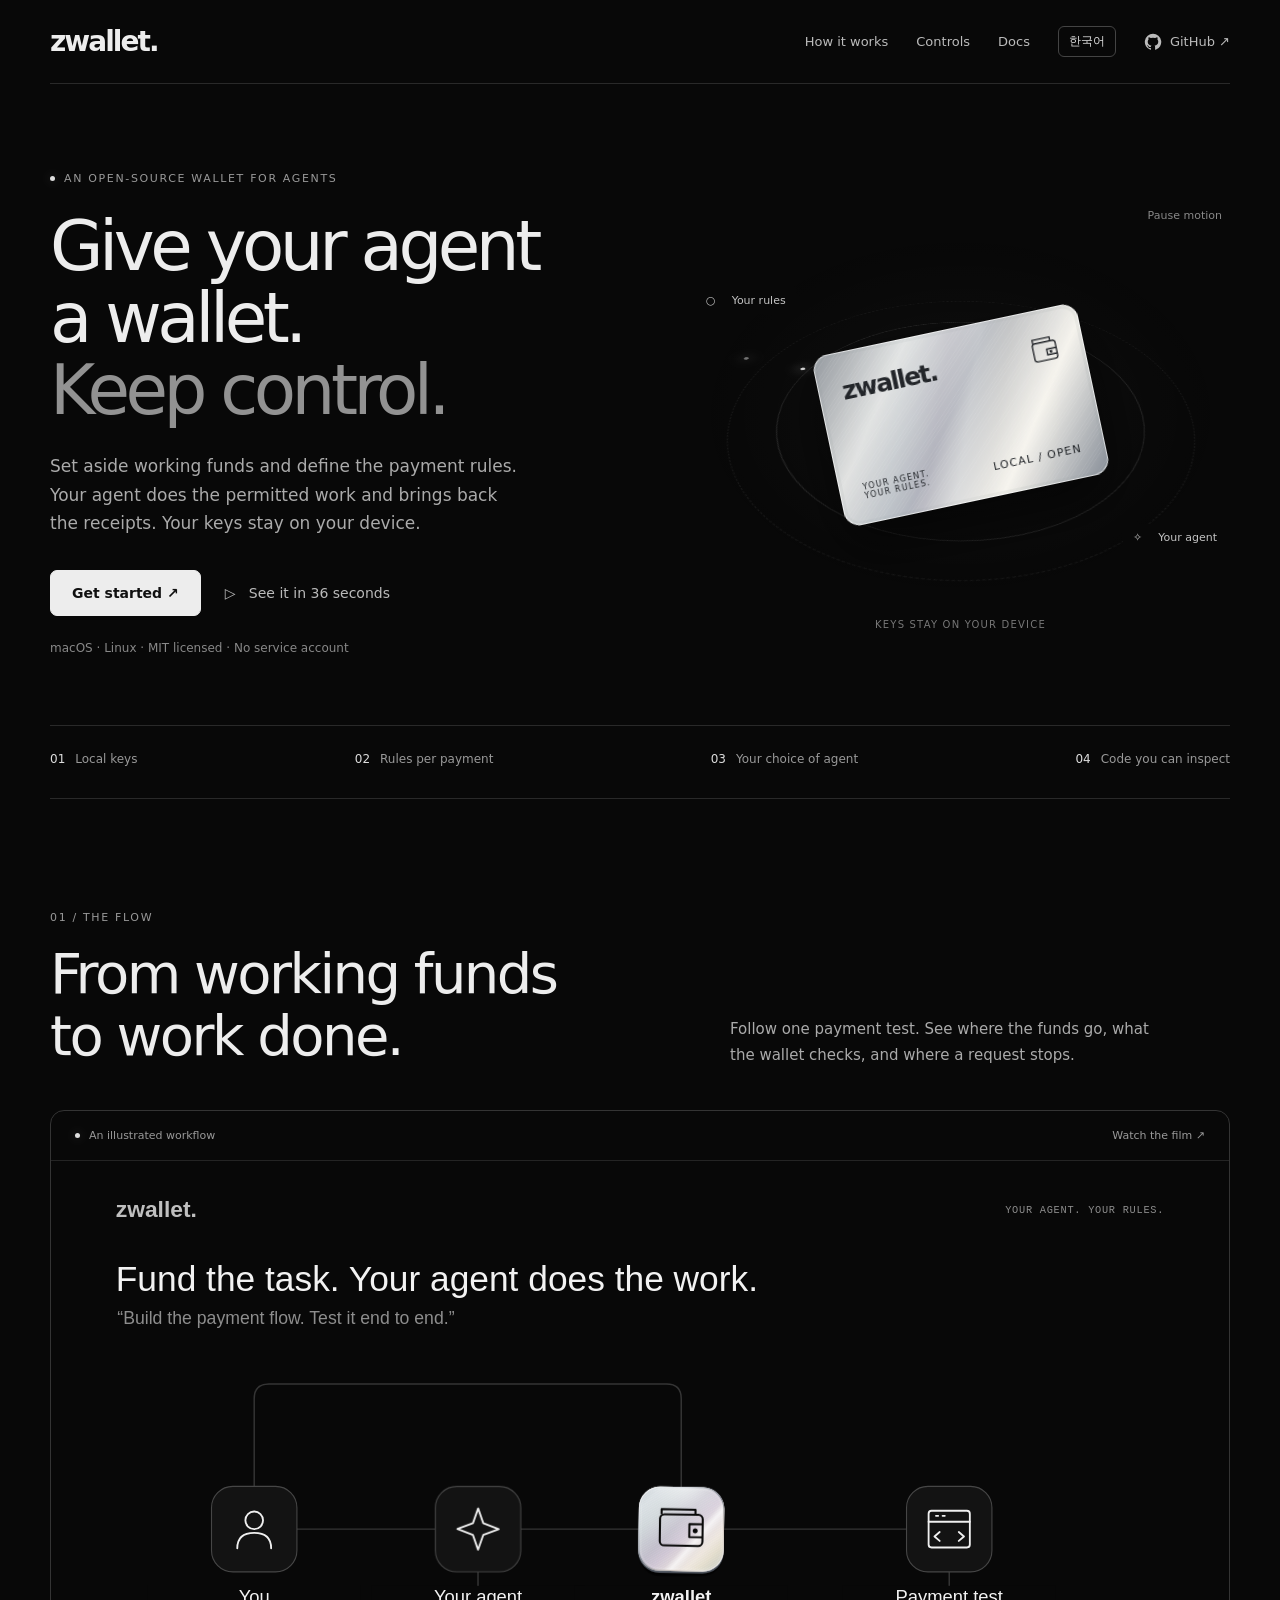
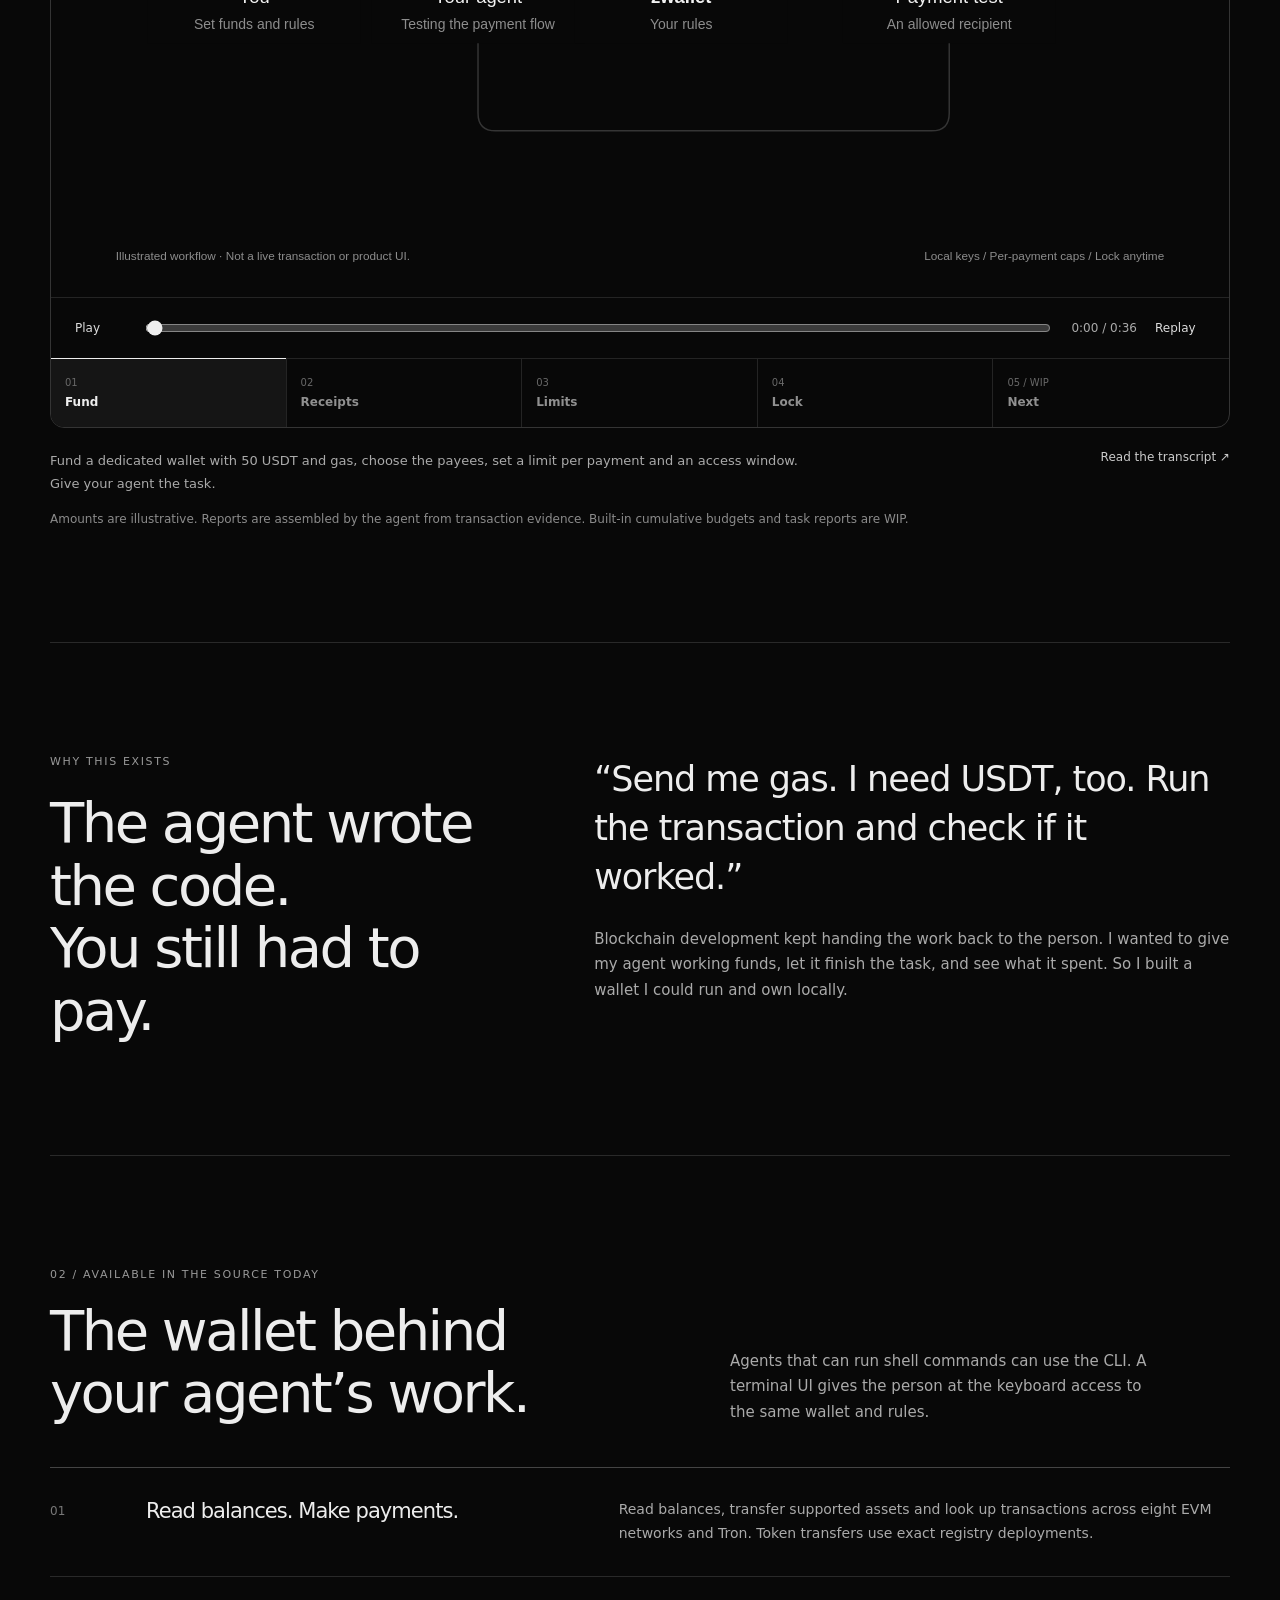
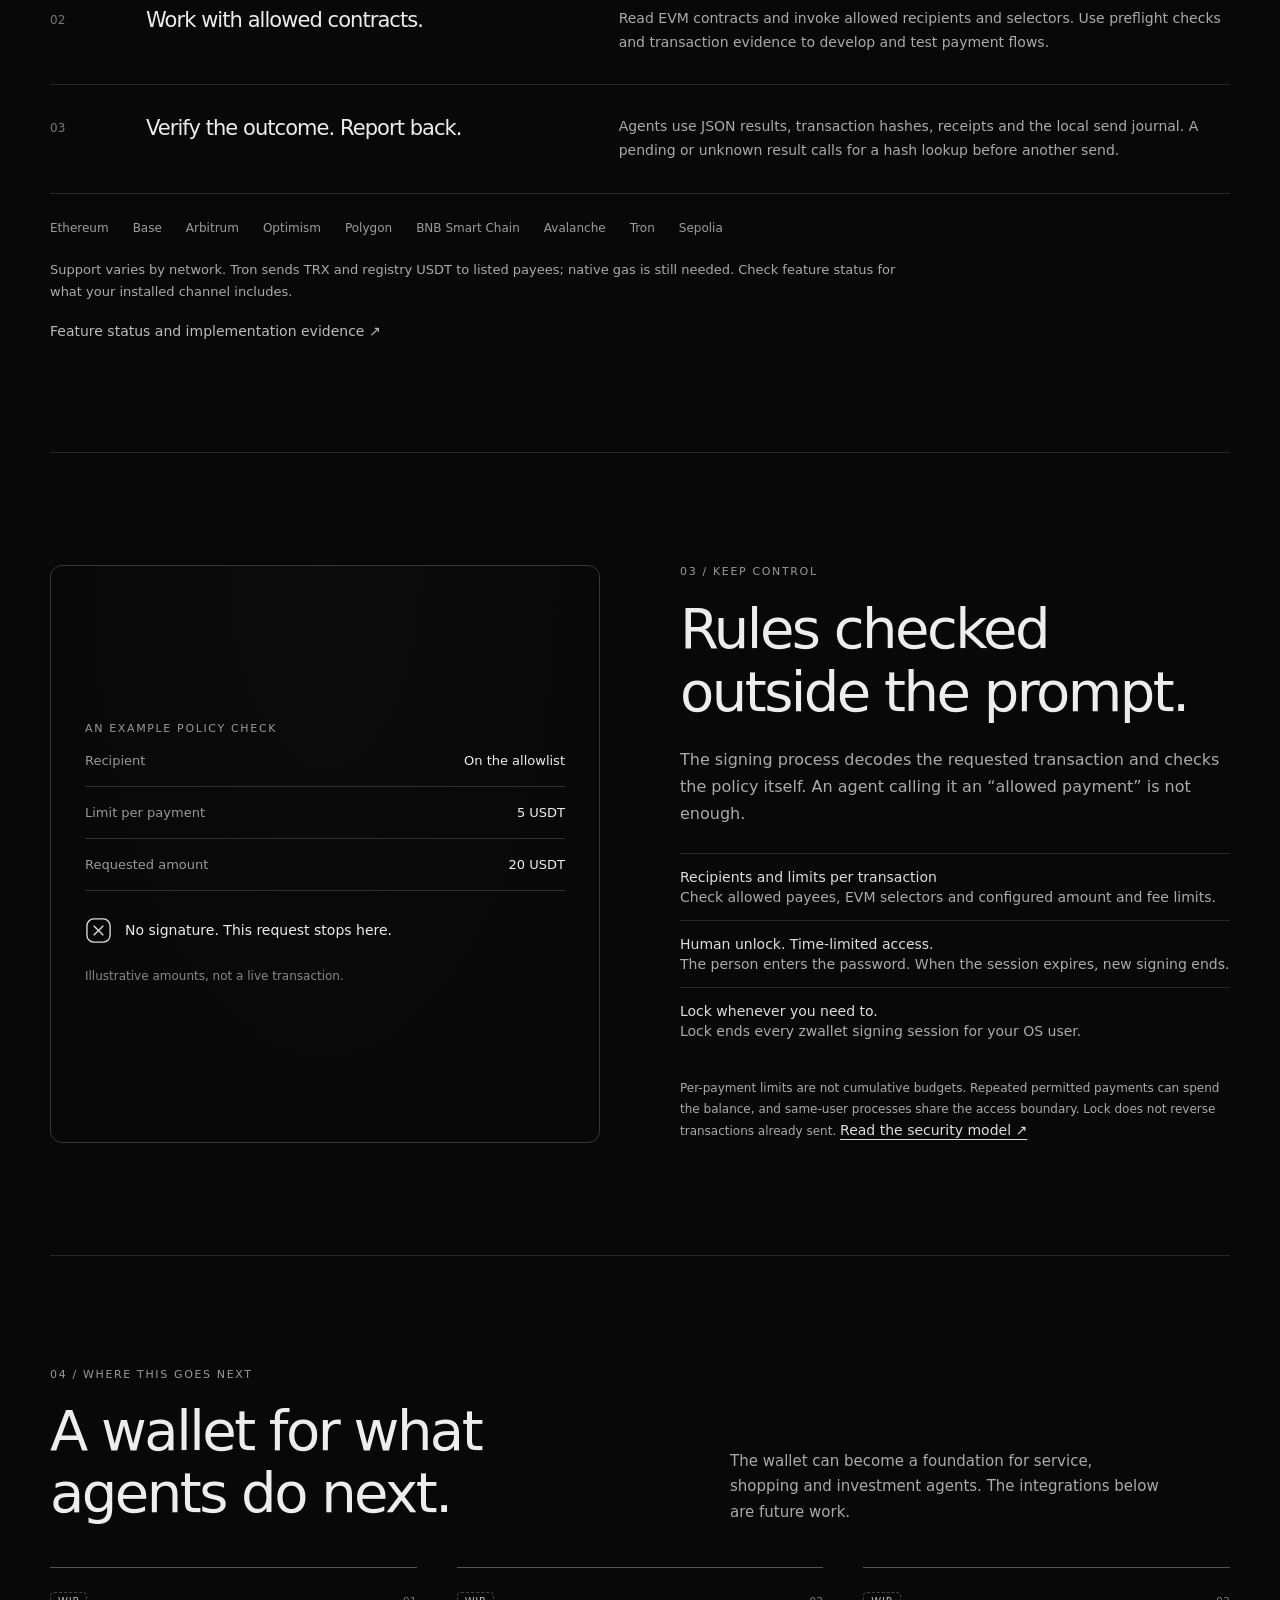
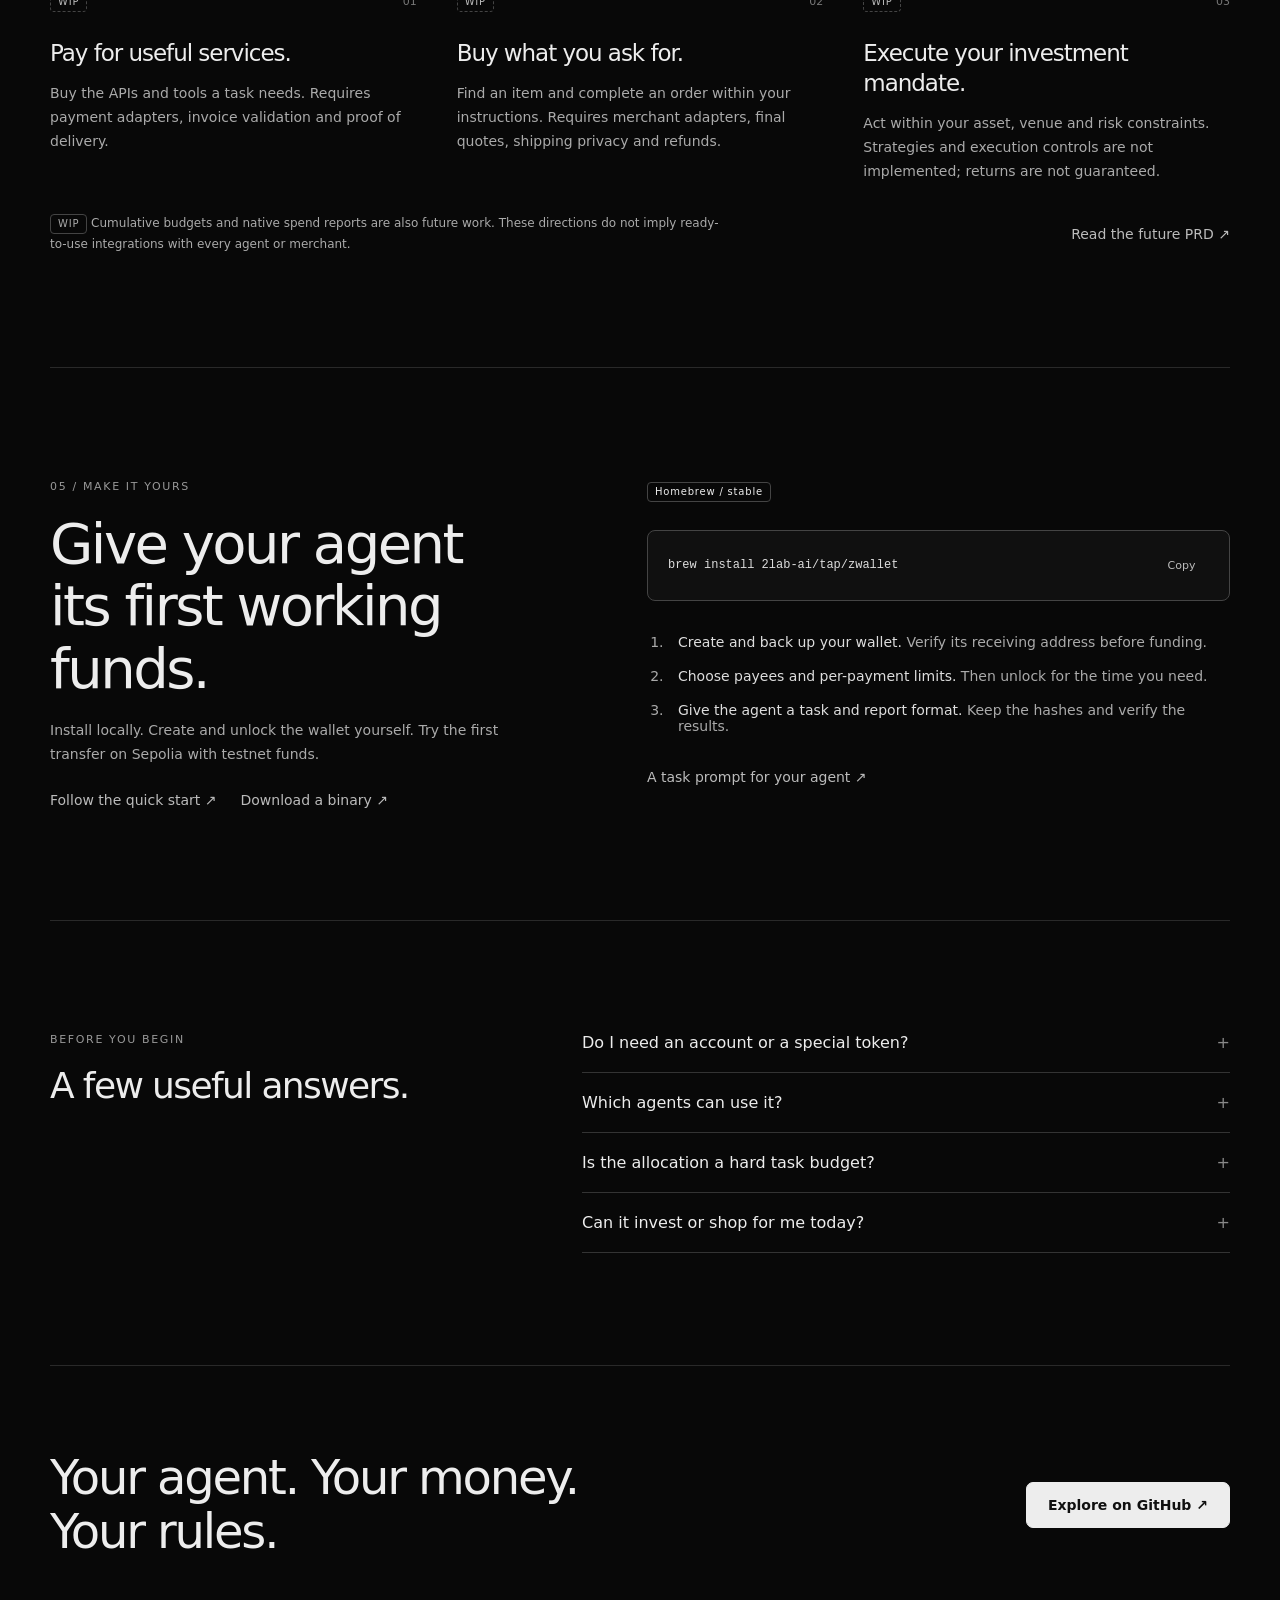
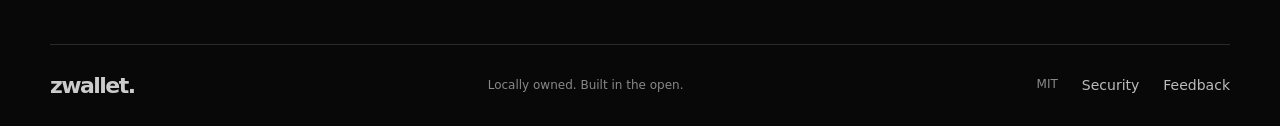
<file: docs/index.html>
<!doctype html>
<html lang="en">
  <head>
    <meta charset="utf-8" />
    <meta name="viewport" content="width=device-width,initial-scale=1" />
    <meta name="color-scheme" content="dark" />
    <title>zwallet — Your agent. Your money. Your rules.</title>
    <meta
      name="description"
      content="Give your AI agent working funds without handing over your keys. A local, open-source wallet with payment rules you control."
    />
    <meta
      property="og:title"
      content="zwallet — Your agent. Your money. Your rules."
    />
    <meta
      property="og:description"
      content="A local, open-source wallet for agents. Fund the task, set payment rules, and get back the result."
    />
    <meta property="og:type" content="website" />
    <meta property="og:url" content="https://2lab-ai.github.io/zwallet/" />
    <meta
      property="og:image"
      content="https://2lab-ai.github.io/zwallet/assets/agent-story-poster.png"
    />
    <meta name="twitter:card" content="summary_large_image" />
    <link rel="canonical" href="https://2lab-ai.github.io/zwallet/" />
    <link rel="icon" href="assets/favicon.svg" type="image/svg+xml" />
    <link rel="stylesheet" href="assets/site.css?v=landing-20261102b" />
    <script src="assets/site.js?v=landing-20261102b" defer></script>
  </head>
  <body>
    <a data-ko="본문으로 이동" class="skip" href="#main">Skip to content</a>
    <div class="wrap">
      <header class="topbar">
        <a class="wordmark" href="./" aria-label="zwallet home">zwallet.</a>
        <nav aria-label="Main navigation">
          <a class="nav-section" href="#how-it-works"
            ><span data-ko="작동 방식">How it works</span></a
          ><a class="nav-section" href="#controls"
            ><span data-ko="안전장치">Controls</span></a
          ><a
            class="nav-section"
            href="https://github.com/2lab-ai/zwallet#quick-start"
            ><span data-ko="문서">Docs</span></a
          ><a
            id="language"
            class="lang"
            href="?lang=ko"
            lang="ko"
            aria-label="한국어로 보기"
            >한국어</a
          ><a
            class="github-link"
            href="https://github.com/2lab-ai/zwallet"
            aria-label="zwallet on GitHub"
            ><svg viewBox="0 0 24 24" aria-hidden="true">
              <path
                d="M12 1a11 11 0 0 0-3.5 21.4c.5.1.7-.2.7-.5v-2c-3 .6-3.6-1.3-3.6-1.3-.5-1.2-1.2-1.6-1.2-1.6-1-.6.1-.6.1-.6 1.1.1 1.7 1.1 1.7 1.1 1.2 2 3 .8 3 .8.1-.7.4-1.2.7-1.5-2.4-.3-4.9-1.2-4.9-5.4 0-1.2.4-2.2 1.1-2.9-.1-.3-.5-1.4.1-2.9 0 0 .9-.3 3 1.1a11 11 0 0 1 5.6 0c2.1-1.4 3-1.1 3-1.1.6 1.5.2 2.6.1 2.9.7.8 1.1 1.7 1.1 2.9 0 4.2-2.5 5.1-4.9 5.4.4.3.7 1 .7 2v3.1c0 .3.2.6.8.5A11 11 0 0 0 12 1Z"
              /></svg
            ><span>GitHub ↗</span></a
          >
        </nav>
      </header>
      <main id="main">
        <section class="hero" aria-labelledby="hero-title">
          <div>
            <div class="eyebrow">
              <i class="dot" aria-hidden="true"></i
              ><span data-ko="에이전트를 위한 오픈소스 지갑"
                >An open-source wallet for agents</span
              >
            </div>
            <h1 id="hero-title">
              <span data-ko="일은 에이전트에게." style="color: inherit"
                >Give your agent<br />a wallet.</span
              ><span data-ko="통제는 나에게.">Keep control.</span>
            </h1>
            <p
              data-ko="작업비와 결제 규칙을 정해 주세요. 에이전트가 허용된 작업을 실행하고, 결과와 사용 내역을 가져옵니다. 키는 내 기기에 남습니다."
              class="intro"
            >
              Set aside working funds and define the payment rules. Your agent
              does the permitted work and brings back the receipts. Your keys
              stay on your device.
            </p>
            <div class="actions">
              <a class="button" href="#get-started"
                ><span data-ko="시작하기 ↗">Get started ↗</span></a
              ><a class="textlink" href="#how-it-works"
                ><span data-ko="▷ 36초로 이해하기"
                  >▷ &nbsp; See it in 36 seconds</span
                ></a
              >
            </div>
            <p
              data-ko="macOS · Linux · MIT 라이선스 · 서비스 가입 없이"
              class="micro"
            >
              macOS · Linux · MIT licensed · No service account
            </p>
          </div>
          <div
            class="hero-art"
            aria-label="Illustration of a silver zwallet card"
          >
            <div class="orbit" aria-hidden="true"></div>
            <div class="orbit second" aria-hidden="true"></div>
            <div class="metal-card" aria-hidden="true">
              <div class="card-top">
                <span class="card-brand">zwallet.</span
                ><svg class="card-icon" viewBox="0 0 32 32">
                  <rect x="4" y="9" width="24" height="19" rx="3" />
                  <path d="M5 9V5h18v4m5 8H18v6h10" />
                  <circle cx="22" cy="20" r=".8" />
                </svg>
              </div>
              <div class="card-bottom">
                <span>YOUR AGENT.<br />YOUR RULES.</span><b>LOCAL / OPEN</b>
              </div>
            </div>
            <span class="orbit-label label-you"
              >○ &nbsp; <span data-ko="내가 정한 규칙">Your rules</span></span
            ><span class="orbit-label label-agent"
              >✧ &nbsp; <span data-ko="내 에이전트">Your agent</span></span
            ><span data-ko="키는 내 기기에" class="art-caption"
              >Keys stay on your device</span
            ><button
              data-ko="모션 정지"
              class="art-pause"
              id="motion-toggle"
              aria-pressed="false"
            >
              Pause motion
            </button>
          </div>
        </section>
        <div class="principles">
          <span><b>01</b><span data-ko="내 기기의 키">Local keys</span></span
          ><span
            ><b>02</b
            ><span data-ko="거래별 결제 규칙">Rules per payment</span></span
          ><span
            ><b>03</b
            ><span data-ko="내가 선택한 에이전트"
              >Your choice of agent</span
            ></span
          ><span
            ><b>04</b
            ><span data-ko="읽고, 바꿀 수 있는 코드"
              >Code you can inspect</span
            ></span
          >
        </div>
        <section
          class="section"
          id="how-it-works"
          aria-labelledby="story-title"
        >
          <div class="section-intro">
            <div>
              <div data-ko="01 / 작동 방식" class="eyebrow">01 / The flow</div>
              <h2 data-ko="맡긴 작업이, 결과로 돌아오도록." id="story-title">
                From working funds<br />to work done.
              </h2>
            </div>
            <p
              data-ko="결제 테스트를 맡기는 상황입니다. 자금이 어디로 가고, 무엇을 검사하며, 어디서 멈추는지 직접 따라가 보세요."
            >
              Follow one payment test. See where the funds go, what the wallet
              checks, and where a request stops.
            </p>
          </div>
          <div class="story">
            <div class="story-top">
              <span
                ><i class="dot" aria-hidden="true"></i
                ><span data-ko="작동 원리 예시"
                  >An illustrated workflow</span
                ></span
              ><a class="film-link" href="film.html"
                ><span data-ko="영상으로 보기 ↗">Watch the film ↗</span></a
              >
            </div>
            <iframe
              id="story-frame"
              data-src="animation.html?embed"
              title="Animated explanation of zwallet"
              loading="lazy"
              sandbox="allow-scripts allow-same-origin"
            ></iframe>
            <div class="story-controls">
              <button data-ko="재생" id="play">Play</button
              ><label data-ko="재생 위치" class="sr-only" for="seek"
                >Playback position</label
              ><input
                id="seek"
                type="range"
                min="0"
                max="36"
                step=".1"
                value="0"
              /><span class="time" id="story-time">0:00 / 0:36</span
              ><button data-ko="처음부터" id="replay">Replay</button>
            </div>
            <div class="chapters" role="group" aria-label="Choose a chapter">
              <button data-time="0" aria-pressed="true">
                <span>01</span><b data-ko="작업비">Fund</b></button
              ><button data-time="11.7" aria-pressed="false">
                <span>02</span><b data-ko="결과·내역">Receipts</b></button
              ><button data-time="16.8" aria-pressed="false">
                <span>03</span><b data-ko="한도">Limits</b></button
              ><button data-time="22.2" aria-pressed="false">
                <span>04</span><b data-ko="잠금">Lock</b></button
              ><button data-time="26" aria-pressed="false">
                <span>05 / WIP</span><b data-ko="앞으로">Next</b>
              </button>
            </div>
          </div>
          <div class="scene-description">
            <p
              data-ko="전용 지갑에 50 USDT와 가스비를 넣고, 수취인·거래별 한도·접근 시간을 정합니다. 에이전트에게는 작업을 맡깁니다."
              id="scene-copy"
              aria-live="polite"
            >
              Fund a dedicated wallet with 50 USDT and gas, choose the payees,
              set a limit per payment and an access window. Give your agent the
              task.
            </p>
            <a
              class="textlink"
              href="https://github.com/2lab-ai/zwallet/tree/main/examples/agent-story#story-and-transcript"
              ><span data-ko="전체 설명 읽기 ↗"
                >Read the transcript ↗</span
              ></a
            >
          </div>
          <p
            data-ko="금액은 이해를 돕는 예시입니다. 내역 보고는 에이전트가 거래 증빙으로 작성합니다. 지갑 자체의 누적 예산·보고 기능은 WIP입니다."
            class="story-note"
          >
            Amounts are illustrative. Reports are assembled by the agent from
            transaction evidence. Built-in cumulative budgets and task reports
            are WIP.
          </p>
          <noscript
            ><style>
              .story {
                display: none;
              }
            </style>
            <p>
              JavaScript enables playback controls.
              <a href="film.html">Watch the film</a> or read the linked
              transcript.
            </p></noscript
          >
        </section>
        <section class="section origin" aria-labelledby="origin-title">
          <div>
            <div data-ko="왜 만들었나요" class="eyebrow">Why this exists</div>
            <h2
              data-ko="코드는 AI가 짰는데, 송금은 또 내 일."
              id="origin-title"
            >
              The agent wrote the code.<br />You still had to pay.
            </h2>
          </div>
          <div>
            <blockquote
              data-ko="“가스비 보내 주세요. USDT도 필요해요. 거래를 실행하고 작동하는지 확인해 주세요.”"
            >
              “Send me gas. I need USDT, too. Run the transaction and check if
              it worked.”
            </blockquote>
            <p
              data-ko="코딩 에이전트에게 블록체인 개발을 맡길 때마다 작업이 사람에게 돌아왔습니다. 필요한 자금을 맡기면 에이전트가 일을 끝내고, 나는 무엇을 썼는지 확인하고 싶었습니다. 그래서 로컬에서 직접 소유하고 쓸 수 있는 지갑을 만들었습니다."
            >
              Blockchain development kept handing the work back to the person. I
              wanted to give my agent working funds, let it finish the task, and
              see what it spent. So I built a wallet I could run and own
              locally.
            </p>
          </div>
        </section>
        <section class="section" id="today" aria-labelledby="today-title">
          <div class="section-intro">
            <div>
              <div data-ko="02 / 지금 쓸 수 있는 것" class="eyebrow">
                02 / Available in the source today
              </div>
              <h2
                data-ko="개발 작업에 필요한 돈의 흐름을 연결합니다."
                id="today-title"
              >
                The wallet behind<br />your agent’s work.
              </h2>
            </div>
            <p
              data-ko="셸 명령을 실행할 수 있는 에이전트라면 CLI를 사용할 수 있습니다. 사람을 위한 터미널 UI도 같은 지갑과 규칙을 사용합니다."
            >
              Agents that can run shell commands can use the CLI. A terminal UI
              gives the person at the keyboard access to the same wallet and
              rules.
            </p>
          </div>
          <div class="feature-rows">
            <article class="feature-row">
              <span class="index">01</span>
              <h3 data-ko="잔액을 읽고, 결제를 실행">
                Read balances. Make payments.
              </h3>
              <p
                data-ko="8개 EVM 네트워크와 Tron에서 지원 자산의 잔액·전송·거래 결과를 확인합니다. 토큰 전송은 등록된 정확한 배포 주소에 한정됩니다."
              >
                Read balances, transfer supported assets and look up
                transactions across eight EVM networks and Tron. Token transfers
                use exact registry deployments.
              </p>
            </article>
            <article class="feature-row">
              <span class="index">02</span>
              <h3 data-ko="허용한 컨트랙트와 상호작용">
                Work with allowed contracts.
              </h3>
              <p
                data-ko="EVM 컨트랙트를 읽고, 허용된 수취인과 함수에 호출합니다. 전송 전 확인과 거래 증빙으로 결제 기능 개발·테스트를 이어갑니다."
              >
                Read EVM contracts and invoke allowed recipients and selectors.
                Use preflight checks and transaction evidence to develop and
                test payment flows.
              </p>
            </article>
            <article class="feature-row">
              <span class="index">03</span>
              <h3 data-ko="결과를 확인하고 보고">
                Verify the outcome. Report back.
              </h3>
              <p
                data-ko="JSON 결과, 거래 해시, 영수증과 로컬 전송 기록을 에이전트가 활용합니다. 결과가 pending 또는 unknown이면 해시를 먼저 조회해야 합니다."
              >
                Agents use JSON results, transaction hashes, receipts and the
                local send journal. A pending or unknown result calls for a hash
                lookup before another send.
              </p>
            </article>
          </div>
          <div class="networks" aria-label="Supported networks">
            <span>Ethereum</span><span>Base</span><span>Arbitrum</span
            ><span>Optimism</span><span>Polygon</span
            ><span>BNB Smart Chain</span><span>Avalanche</span><span>Tron</span
            ><span>Sepolia</span>
          </div>
          <p
            data-ko="지원 범위는 네트워크마다 다릅니다. Tron은 등록 수취인에게 TRX·USDT 전송만 지원하며, 가스비는 별도로 필요합니다. 설치 채널별 포함 기능은 기능 현황에서 확인하세요."
            class="limit-note"
          >
            Support varies by network. Tron sends TRX and registry USDT to
            listed payees; native gas is still needed. Check feature status for
            what your installed channel includes.
          </p>
          <div style="margin-top: 18px">
            <a
              class="textlink"
              href="https://github.com/2lab-ai/zwallet/blob/main/docs/features.md"
              ><span data-ko="기능 현황과 구현 근거 ↗"
                >Feature status and implementation evidence ↗</span
              ></a
            >
          </div>
        </section>
        <section
          class="section control-layout"
          id="controls"
          aria-labelledby="control-title"
        >
          <div class="control-illustration">
            <div data-ko="규칙 검사 예시" class="eyebrow">
              An example policy check
            </div>
            <div class="policy-line">
              <span data-ko="수취인">Recipient</span
              ><b data-ko="허용 목록에 있음">On the allowlist</b>
            </div>
            <div class="policy-line">
              <span data-ko="1회 결제 한도">Limit per payment</span
              ><b>5 USDT</b>
            </div>
            <div class="policy-line">
              <span data-ko="요청 금액">Requested amount</span><b>20 USDT</b>
            </div>
            <div class="policy-result">
              <svg viewBox="0 0 28 28" aria-hidden="true">
                <rect x="2" y="2" width="24" height="24" rx="7" />
                <path d="m9 9 10 10m0-10L9 19" /></svg
              ><span data-ko="서명 거절. 이 요청은 전송되지 않습니다."
                >No signature. This request stops here.</span
              >
            </div>
            <p
              data-ko="거래 금액은 설명을 위한 예시입니다."
              class="micro"
              style="margin-top: 22px"
            >
              Illustrative amounts, not a live transaction.
            </p>
          </div>
          <div class="control-copy">
            <div data-ko="03 / 통제권" class="eyebrow">03 / Keep control</div>
            <h2 data-ko="규칙은 프롬프트 밖에서 검사합니다." id="control-title">
              Rules checked<br />outside the prompt.
            </h2>
            <p
              data-ko="서명 프로세스가 요청된 거래를 직접 해석하고 규칙을 검사합니다. 에이전트가 ‘허용된 결제’라고 설명하는 것만으로 서명하지 않습니다."
            >
              The signing process decodes the requested transaction and checks
              the policy itself. An agent calling it an “allowed payment” is not
              enough.
            </p>
            <ul class="control-list">
              <li>
                <strong data-ko="수취인과 거래별 한도"
                  >Recipients and limits per transaction</strong
                ><span
                  data-ko="허용한 수취인·EVM 함수와 선택한 금액·수수료 제한을 검사합니다."
                  >Check allowed payees, EVM selectors and configured amount and
                  fee limits.</span
                >
              </li>
              <li>
                <strong data-ko="사람이 열고, 시간이 지나면 종료"
                  >Human unlock. Time-limited access.</strong
                ><span
                  data-ko="비밀번호는 사람이 입력합니다. 세션이 만료되면 새 서명은 끝납니다."
                  >The person enters the password. When the session expires, new
                  signing ends.</span
                >
              </li>
              <li>
                <strong data-ko="언제든 잠금">Lock whenever you need to.</strong
                ><span
                  data-ko="잠금은 같은 OS 사용자의 모든 zwallet 서명 세션을 끝냅니다."
                  >Lock ends every zwallet signing session for your OS
                  user.</span
                >
              </li>
            </ul>
            <p class="fineprint">
              <span
                data-ko="거래별 한도는 누적 예산이 아닙니다. 반복된 허용 거래는 잔액을 소진할 수 있고, 같은 OS 사용자의 프로세스는 접근 경계를 공유합니다. 이미 전송한 거래는 잠금으로 취소되지 않습니다."
                >Per-payment limits are not cumulative budgets. Repeated
                permitted payments can spend the balance, and same-user
                processes share the access boundary. Lock does not reverse
                transactions already sent.</span
              >
              <a
                class="textlink"
                href="https://github.com/2lab-ai/zwallet/blob/main/docs/security.md"
                ><span data-ko="보안 모델 읽기 ↗"
                  >Read the security model ↗</span
                ></a
              >
            </p>
          </div>
        </section>
        <section class="section" id="next" aria-labelledby="next-title">
          <div class="section-intro">
            <div>
              <div data-ko="04 / 앞으로의 방향" class="eyebrow">
                04 / Where this goes next
              </div>
              <h2
                data-ko="지갑이 생기면, 가능한 일이 넓어집니다."
                id="next-title"
              >
                A wallet for what<br />agents do next.
              </h2>
            </div>
            <p
              data-ko="지갑 위에 서비스 결제, 구매, 투자 에이전트가 연결되는 미래를 생각합니다. 아래는 아직 구현되지 않은 연동 구상입니다."
            >
              The wallet can become a foundation for service, shopping and
              investment agents. The integrations below are future work.
            </p>
          </div>
          <div class="future-list">
            <article class="future-item">
              <span class="future-index">01</span
              ><span class="small-label">WIP</span>
              <h3 data-ko="필요한 서비스 결제">Pay for useful services.</h3>
              <p
                data-ko="작업에 필요한 API와 도구를 구매하는 흐름. 결제 프로토콜·청구 검증·제공 증명이 필요합니다."
              >
                Buy the APIs and tools a task needs. Requires payment adapters,
                invoice validation and proof of delivery.
              </p>
            </article>
            <article class="future-item">
              <span class="future-index">02</span
              ><span class="small-label">WIP</span>
              <h3 data-ko="지시한 물건 구매">Buy what you ask for.</h3>
              <p
                data-ko="조건에 맞는 상품을 찾아 주문하는 흐름. 판매처 연동·최종 견적·배송 정보 보호·환불 처리가 필요합니다."
              >
                Find an item and complete an order within your instructions.
                Requires merchant adapters, final quotes, shipping privacy and
                refunds.
              </p>
            </article>
            <article class="future-item">
              <span class="future-index">03</span
              ><span class="small-label">WIP</span>
              <h3 data-ko="정한 범위 안의 투자 실행">
                Execute your investment mandate.
              </h3>
              <p
                data-ko="내가 정한 자산·거래처·위험 범위 안에서 실행하는 흐름. 전략과 실행 통제는 아직 구현되지 않았으며 수익을 보장하지 않습니다."
              >
                Act within your asset, venue and risk constraints. Strategies
                and execution controls are not implemented; returns are not
                guaranteed.
              </p>
            </article>
          </div>
          <div class="future-bottom">
            <p>
              <span class="small-label">WIP</span>
              <span
                data-ko="누적 예산과 지갑 자체의 사용 내역 보고도 개발 예정입니다. 이 방향이 모든 거래처·에이전트에서 곧바로 동작한다는 뜻은 아닙니다."
              >
                Cumulative budgets and native spend reports are also future
                work. These directions do not imply ready-to-use integrations
                with every agent or merchant.
              </span>
            </p>
            <a
              class="textlink"
              href="https://github.com/2lab-ai/zwallet/blob/main/.prd/07-agent-economy.md"
              ><span data-ko="미래 기능 PRD ↗">Read the future PRD ↗</span></a
            >
          </div>
        </section>
        <section
          class="section install"
          id="get-started"
          aria-labelledby="install-title"
        >
          <div>
            <div data-ko="05 / 시작하기" class="eyebrow">
              05 / Make it yours
            </div>
            <h2 data-ko="에이전트에게, 첫 작업비를." id="install-title">
              Give your agent<br />its first working funds.
            </h2>
            <p
              data-ko="설치는 내 기기에서. 지갑 생성과 잠금 해제는 내가 합니다. 첫 전송은 Sepolia 테스트넷으로 시도할 수 있습니다."
            >
              Install locally. Create and unlock the wallet yourself. Try the
              first transfer on Sepolia with testnet funds.
            </p>
            <div class="install-links">
              <a
                class="textlink"
                href="https://github.com/2lab-ai/zwallet#quick-start"
                ><span data-ko="설치부터 첫 전송까지 ↗"
                  >Follow the quick start ↗</span
                ></a
              ><a
                class="textlink"
                href="https://github.com/2lab-ai/zwallet/releases"
                ><span data-ko="바이너리 다운로드 ↗"
                  >Download a binary ↗</span
                ></a
              >
            </div>
          </div>
          <div>
            <span data-ko="Homebrew / 안정 버전" class="small-label"
              >Homebrew / stable</span
            >
            <div class="command">
              <code id="install-command">brew install 2lab-ai/tap/zwallet</code
              ><button data-ko="복사" id="copy">Copy</button>
            </div>
            <span class="sr-only" id="copy-status" role="status"></span>
            <ol class="setup">
              <li>
                <strong data-ko="지갑을 만들고 백업하세요."
                  >Create and back up your wallet.</strong
                >
                <span data-ko="입금 전 수신 주소도 검증합니다."
                  >Verify its receiving address before funding.</span
                >
              </li>
              <li>
                <strong data-ko="수취인과 거래별 한도를 정하세요."
                  >Choose payees and per-payment limits.</strong
                >
                <span data-ko="그다음 필요한 시간만 잠금을 해제합니다."
                  >Then unlock for the time you need.</span
                >
              </li>
              <li>
                <strong data-ko="작업과 보고 형식을 에이전트에게 주세요."
                  >Give the agent a task and report format.</strong
                >
                <span data-ko="거래 해시와 결과를 받아 확인합니다."
                  >Keep the hashes and verify the results.</span
                >
              </li>
            </ol>
            <a
              class="textlink"
              href="https://github.com/2lab-ai/zwallet/blob/main/docs/agent-workflow.md"
              ><span data-ko="에이전트에게 줄 작업 예시 ↗"
                >A task prompt for your agent ↗</span
              ></a
            >
          </div>
        </section>
        <section class="section faq" aria-labelledby="faq-title">
          <div>
            <div data-ko="써보기 전에" class="eyebrow">Before you begin</div>
            <h2
              data-ko="궁금할 만한 것들."
              id="faq-title"
              style="margin-top: 20px"
            >
              A few useful answers.
            </h2>
          </div>
          <div>
            <details>
              <summary data-ko="별도 계정이나 전용 토큰이 필요한가요?">
                Do I need an account or a special token?
              </summary>
              <p
                data-ko="zwallet 서비스 계정이나 전용 토큰은 필요하지 않습니다. 선택한 네트워크의 자금과 네이티브 가스비, RPC 접근은 필요합니다."
              >
                No zwallet service account or dedicated token is required. You
                still need funds, native gas and RPC access for the network you
                choose.
              </p>
            </details>
            <details>
              <summary data-ko="어떤 에이전트와 사용할 수 있나요?">
                Which agents can use it?
              </summary>
              <p
                data-ko="로컬 CLI를 실행하고 JSON 결과를 읽을 수 있는 에이전트와 연결할 수 있습니다. 사람은 먼저 지갑과 규칙을 설정합니다. 이 페이지의 그림은 제품 대시보드가 아닌 작동 원리 설명입니다."
              >
                Agents that can run the local CLI and read JSON results can use
                it. The person sets up the wallet and policy first. The diagram
                explains the workflow; it is not a shipped dashboard.
              </p>
            </details>
            <details>
              <summary data-ko="맡긴 금액은 강제되는 작업 예산인가요?">
                Is the allocation a hard task budget?
              </summary>
              <p
                data-ko="현재의 작업비 배분은 전용 지갑에 넣은 잔액입니다. 거래별 한도는 설정할 수 있지만 누적 작업·일일 예산 강제는 WIP입니다. 허용된 결제가 반복되면 잔액 전체를 사용할 수 있습니다."
              >
                Today, the allocation is the balance you put in a dedicated
                wallet. Limits per transaction are available; enforced task and
                daily budgets are WIP. Repeated permitted payments can spend the
                full balance.
              </p>
            </details>
            <details>
              <summary data-ko="바로 투자하거나 물건을 살 수 있나요?">
                Can it invest or shop for me today?
              </summary>
              <p
                data-ko="내장 투자 전략, 판매처 결제, 서비스 결제 어댑터는 아직 없습니다. zwallet은 지갑 부품이며, 이 흐름들은 WIP입니다. 투자는 손실이 발생할 수 있습니다."
              >
                There is no built-in investment strategy, merchant checkout or
                service-payment adapter today. zwallet is the wallet component;
                these workflows are WIP. Investing can result in losses.
              </p>
            </details>
          </div>
        </section>
        <section class="closing">
          <h2 data-ko="내 에이전트. 내 돈. 내가 정한 규칙.">
            Your agent. Your money.<br />Your rules.
          </h2>
          <a class="button" href="https://github.com/2lab-ai/zwallet"
            ><span data-ko="GitHub에서 살펴보기 ↗"
              >Explore on GitHub ↗</span
            ></a
          >
        </section>
      </main>
      <footer class="footer">
        <a class="wordmark" href="#main">zwallet.</a
        ><span
          data-ko="로컬에서 소유하고, 함께 만드는 오픈소스."
          class="copyright"
          >Locally owned. Built in the open.</span
        >
        <nav aria-label="Footer">
          <a href="https://github.com/2lab-ai/zwallet/blob/main/LICENSE">MIT</a
          ><a
            class="textlink"
            href="https://github.com/2lab-ai/zwallet/blob/main/docs/security.md"
            ><span data-ko="보안">Security</span></a
          ><a class="textlink" href="https://github.com/2lab-ai/zwallet/issues"
            ><span data-ko="피드백">Feedback</span></a
          >
        </nav>
      </footer>
    </div>
  </body>
</html>
</file>
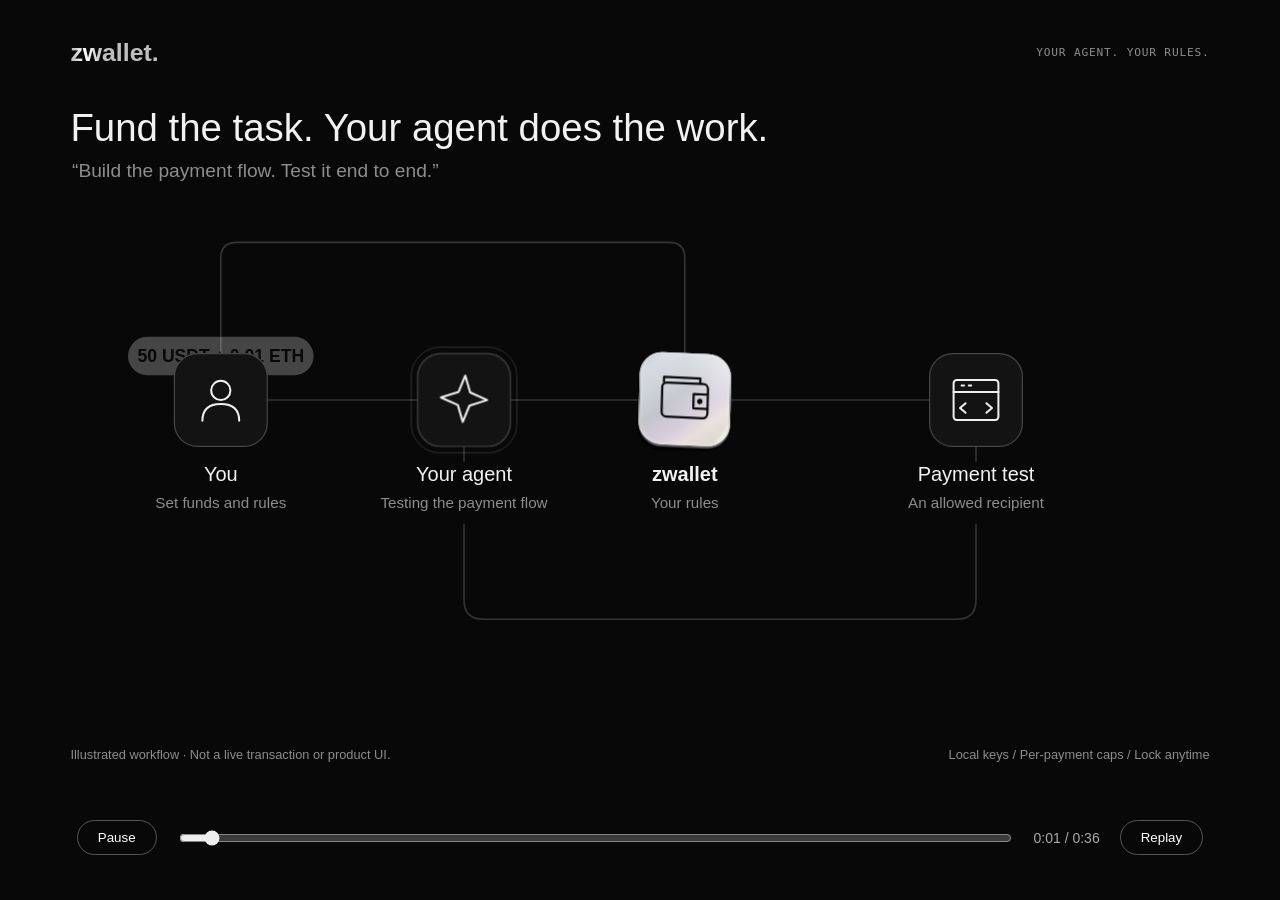
<file: docs/animation.html>
<!doctype html>
<html lang="ko">
  <meta charset="utf-8" />
  <meta name="viewport" content="width=device-width,initial-scale=1" />
  <title>zwallet — your agent, your rules</title>
  <style>
    * {
      box-sizing: border-box;
    }
    body {
      margin: 0;
      background: #080808;
      color: #f2f2f2;
      font-family:
        "Avenir Next", "Apple SD Gothic Neo", "Noto Sans CJK KR", sans-serif;
    }
    main {
      max-width: 1600px;
      margin: 0 auto;
    }
    svg {
      width: 100%;
      display: block;
    }
    text {
      fill: #f2f2f2;
      font-family: inherit;
    }
    button,
    input {
      accent-color: #eee;
    }
    nav {
      display: flex;
      align-items: center;
      gap: 20px;
      padding: 20px 6%;
      font-size: 14px;
      color: #aaa;
    }
    button {
      border: 1px solid #555;
      border-radius: 30px;
      background: none;
      color: white;
      padding: 9px 20px;
      cursor: pointer;
    }
    input {
      flex: 1;
    }
    .meta {
      font-family: Menlo, monospace;
      letter-spacing: 1px;
    }
    .sub {
      fill: #8d8d8d;
    }
    .route {
      stroke: #353535;
      stroke-width: 2;
      fill: none;
    }
    .node {
      fill: #131313;
      stroke: #464646;
      stroke-width: 1.5;
    }
    .icon {
      fill: none;
      stroke: #f0f0f0;
      stroke-width: 2.5;
      stroke-linecap: round;
      stroke-linejoin: round;
    }
    .shine {
      stroke: #f5f5f5;
      stroke-width: 3;
      fill: none;
      stroke-linecap: round;
    }
    .white {
      fill: #f2f2f2;
    }
    .black {
      fill: #0a0a0a;
    }
    .muted {
      fill: #686868;
    }
    body.render nav,
    body.embed nav {
      display: none;
    }
    body.embed {
      overflow: hidden;
    }
    body.narrow #heading,
    body.narrow #caption,
    body.narrow #wordmark,
    body.narrow #logo-glint,
    body.narrow #chapter,
    body.narrow #footer,
    body.narrow #footer-right,
    body.narrow #closing-url {
      visibility: hidden;
    }
  </style>
  <main>
    <svg
      id="scene"
      viewBox="0 0 1600 1000"
      role="img"
      aria-label="작업비를 맡기면 에이전트의 결제를 지갑이 검사하고 사용 내역이 돌아오는 흐름"
    >
      <defs>
        <clipPath id="wallet-cut">
          <rect x="-58" y="-58" width="116" height="116" rx="29" />
        </clipPath>
        <linearGradient
          id="foil-metal"
          gradientUnits="userSpaceOnUse"
          x1="-80"
          y1="-70"
          x2="80"
          y2="70"
        >
          <stop stop-color="#a0a4a8" />
          <stop offset=".22" stop-color="#f2f1ed" />
          <stop offset=".46" stop-color="#c6c8c9" />
          <stop offset=".70" stop-color="#faf9f4" />
          <stop offset="1" stop-color="#969da4" />
        </linearGradient>
        <linearGradient
          id="foil-spectrum"
          gradientUnits="userSpaceOnUse"
          x1="-110"
          y1="-50"
          x2="110"
          y2="50"
        >
          <stop stop-color="#a8bcd2" />
          <stop offset=".22" stop-color="#b9cbd5" />
          <stop offset=".42" stop-color="#c3a9cf" />
          <stop offset=".61" stop-color="#e5d4ae" />
          <stop offset=".80" stop-color="#b6d3c5" />
          <stop offset="1" stop-color="#a8b7d7" />
        </linearGradient>
        <linearGradient
          id="foil-band"
          gradientUnits="userSpaceOnUse"
          x1="-78"
          y1="0"
          x2="78"
          y2="0"
        >
          <stop stop-color="white" stop-opacity="0" />
          <stop offset=".30" stop-color="white" stop-opacity="0" />
          <stop offset=".46" stop-color="white" stop-opacity=".12" />
          <stop offset=".51" stop-color="white" stop-opacity=".92" />
          <stop offset=".57" stop-color="white" stop-opacity=".25" />
          <stop offset=".72" stop-color="white" stop-opacity="0" />
          <stop offset="1" stop-color="white" stop-opacity="0" />
        </linearGradient>
        <radialGradient
          id="foil-light"
          gradientUnits="userSpaceOnUse"
          cx="0"
          cy="0"
          r="100"
        >
          <stop stop-color="white" stop-opacity=".64" />
          <stop offset=".5" stop-color="white" stop-opacity=".16" />
          <stop offset="1" stop-color="white" stop-opacity="0" />
        </radialGradient>
        <linearGradient
          id="foil-rim"
          gradientUnits="userSpaceOnUse"
          x1="-58"
          y1="-58"
          x2="58"
          y2="58"
        >
          <stop stop-color="#fafafa" />
          <stop offset=".28" stop-color="#d0d5dc" />
          <stop offset=".5" stop-color="#7b828a" />
          <stop offset=".73" stop-color="#e4d9d1" />
          <stop offset="1" stop-color="#fafafa" />
        </linearGradient>
        <pattern
          id="foil-grain"
          width="2.8"
          height="2.8"
          patternUnits="userSpaceOnUse"
          patternTransform="rotate(-32)"
        >
          <path
            d="M 0 .7 H 2.8"
            stroke="white"
            stroke-opacity=".24"
            stroke-width=".5"
          />
          <path
            d="M 0 2 H 2.8"
            stroke="#535a65"
            stroke-opacity=".10"
            stroke-width=".45"
          />
        </pattern>
        <linearGradient
          id="logo-light"
          gradientUnits="userSpaceOnUse"
          x1="70"
          y1="0"
          x2="140"
          y2="0"
        >
          <stop stop-color="#bfbfbf" />
          <stop offset=".30" stop-color="#c4c4c4" />
          <stop offset=".48" stop-color="#fff" />
          <stop offset=".59" stop-color="#eeeeee" />
          <stop offset=".80" stop-color="#c4c4c4" />
          <stop offset="1" stop-color="#bfbfbf" />
        </linearGradient>
      </defs>
      <rect width="1600" height="1000" fill="#080808" />
      <text
        id="wordmark"
        x="88"
        y="76"
        font-size="31"
        font-weight="600"
        style="fill: url(#logo-light)"
      >
        zwallet.
      </text>
      <g id="logo-glint" fill="#f9f9f9">
        <path d="M 0 -6 Q 1 -1 6 0 Q 1 1 0 6 Q -1 1 -6 0 Q -1 -1 0 -6" />
      </g>
      <text
        id="chapter"
        x="1512"
        y="70"
        text-anchor="end"
        font-size="14"
        class="sub meta"
      >
        YOUR AGENT. YOUR RULES.
      </text>
      <text id="heading" x="88" y="176" font-size="48" font-weight="500">
        작업비를 맡기면, 일은 에이전트가.
      </text>
      <text id="caption" x="90" y="221" font-size="24" class="sub">
        “결제 기능 만들고, 테스트까지 끝내줘.”
      </text>

      <path
        id="fund-path"
        class="route"
        d="M 276 480 V 323 Q 276 303 296 303 H 836 Q 856 303 856 323 V 444"
      />
      <path id="request-path" class="route" d="M 638 500 H 798" />
      <path id="payment-path" class="route" d="M 914 500 H 1162" />
      <path
        id="result-path"
        class="route"
        d="M 1220 558 V 750 Q 1220 774 1196 774 H 604 Q 580 774 580 750 V 558"
      />
      <path id="task-path" class="route" d="M 334 500 H 522" />

      <g id="fund-pulse">
        <path
          id="fund-light"
          class="shine"
          d="M 276 480 V 323 Q 276 303 296 303 H 836 Q 856 303 856 323 V 444"
        />
        <g id="fund-label">
          <rect
            x="-116"
            y="-24"
            width="232"
            height="48"
            rx="24"
            fill="#f2f2f2"
          />
          <text
            text-anchor="middle"
            y="8"
            class="black"
            font-size="22"
            font-weight="600"
          >
            50 USDT + 0.01 ETH
          </text>
        </g>
      </g>
      <g id="req-pulse">
        <path id="req-light" class="shine" d="M 638 500 H 798" />
        <g id="req-label">
          <rect
            x="-56"
            y="-21"
            width="112"
            height="42"
            rx="21"
            fill="#f2f2f2"
          />
          <text
            text-anchor="middle"
            y="7"
            class="black"
            font-size="21"
            font-weight="600"
          >
            2 USDT
          </text>
        </g>
      </g>
      <g id="pay-pulse">
        <path id="pay-light" class="shine" d="M 914 500 H 1162" />
        <circle id="pay-dot" r="6" fill="#f5f5f5" />
      </g>
      <path
        id="result-light"
        class="shine"
        d="M 1220 558 V 750 Q 1220 774 1196 774 H 604 Q 580 774 580 750 V 558"
      />
      <path id="report-light" class="shine" d="M 522 500 H 334" />
      <path id="task-light" class="shine" d="M 334 500 H 522" />

      <g id="you" transform="translate(276 500)">
        <rect class="node" x="-58" y="-58" width="116" height="116" rx="29" />
        <g class="icon">
          <circle cy="-12" r="12" />
          <path d="M -23 26 Q -23 5 0 5 Q 23 5 23 26" />
        </g>
        <rect x="-145" y="77" width="290" height="78" fill="#080808" />
        <text y="101" text-anchor="middle" font-size="25">나</text>
        <text
          id="you-status"
          y="135"
          text-anchor="middle"
          class="sub"
          font-size="19"
        >
          한 번 정해두면
        </text>
      </g>
      <g id="agent" transform="translate(580 500)">
        <rect class="node" x="-58" y="-58" width="116" height="116" rx="29" />
        <rect
          id="agent-ring"
          x="-66"
          y="-66"
          width="132"
          height="132"
          rx="36"
          fill="none"
          stroke="#aaa"
        />
        <g id="agent-spark" class="icon">
          <path
            d="M 0 -28 L 7 -8 L 28 0 L 7 8 L 0 28 L -7 8 L -28 0 L -7 -8 Z"
          />
        </g>
        <rect x="-145" y="77" width="290" height="78" fill="#080808" />
        <text y="101" text-anchor="middle" font-size="25">내 에이전트</text>
        <text
          id="agent-status"
          y="135"
          text-anchor="middle"
          class="sub"
          font-size="19"
        >
          작업을 받았습니다
        </text>
      </g>
      <g id="wallet" transform="translate(856 500)">
        <rect
          id="wallet-shadow"
          x="-58"
          y="-53"
          width="116"
          height="116"
          rx="29"
          fill="#000"
          opacity=".65"
        />
        <g id="wallet-face">
          <rect
            x="-58"
            y="-55"
            width="116"
            height="116"
            rx="29"
            fill="#535963"
          />
          <rect
            x="-58"
            y="-58"
            width="116"
            height="116"
            rx="29"
            fill="url(#foil-metal)"
          />
          <g id="wallet-foil" clip-path="url(#wallet-cut)">
            <rect
              x="-60"
              y="-60"
              width="120"
              height="120"
              fill="url(#foil-spectrum)"
              opacity=".42"
            />
            <rect
              x="-60"
              y="-60"
              width="120"
              height="120"
              fill="url(#foil-grain)"
            />
            <rect
              x="-60"
              y="-60"
              width="120"
              height="120"
              fill="url(#foil-light)"
            />
            <rect
              x="-60"
              y="-60"
              width="120"
              height="120"
              fill="url(#foil-band)"
              opacity=".78"
            />
          </g>
          <rect
            x="-57.3"
            y="-57.3"
            width="114.6"
            height="114.6"
            rx="28.3"
            fill="none"
            stroke="url(#foil-rim)"
            stroke-width="1.4"
          />
          <rect
            x="-54.6"
            y="-54.6"
            width="109.2"
            height="109.2"
            rx="26"
            fill="none"
            stroke="#fff"
            stroke-opacity=".32"
            stroke-width=".65"
          />

          <g
            id="wallet-icon"
            fill="none"
            stroke="#080808"
            stroke-width="2.8"
            stroke-linejoin="round"
          >
            <rect x="-29" y="-20" width="58" height="43" rx="6" />
            <path d="M -27 -20 V -27 H 19 V -20 M 29 -7 H 11 V 11 H 29" />
            <circle cx="19" cy="2" r="2" fill="#080808" />
          </g>
          <g
            id="wallet-deny"
            stroke="#080808"
            stroke-width="4"
            stroke-linecap="round"
          >
            <path d="M -16 -16 L 16 16 M 16 -16 L -16 16" />
          </g>
          <g
            id="wallet-lock"
            fill="none"
            stroke="#080808"
            stroke-width="3"
            stroke-linejoin="round"
          >
            <rect x="-23" y="-4" width="46" height="36" rx="5" />
            <path d="M -14 -4 V -17 A 14 14 0 0 1 14 -17 V -4" />
            <circle cy="12" r="3" fill="#080808" />
          </g>
        </g>
        <rect
          id="wallet-ring"
          x="-66"
          y="-66"
          width="132"
          height="132"
          rx="36"
          fill="none"
          stroke="#aaa"
        />
        <rect x="-145" y="77" width="290" height="78" fill="#080808" />
        <text y="101" text-anchor="middle" font-size="25" font-weight="600">
          zwallet
        </text>
        <text
          id="wallet-status"
          y="135"
          text-anchor="middle"
          class="sub"
          font-size="19"
        >
          내가 정한 규칙
        </text>
      </g>
      <g id="payee" transform="translate(1220 500)">
        <rect class="node" x="-58" y="-58" width="116" height="116" rx="29" />
        <g id="payee-icon" class="icon">
          <rect x="-28" y="-25" width="56" height="50" rx="4" />
          <path
            d="M -28 -10 H 28 M -18 -18 H -15 M -9 -18 H -6 M -13 4 L -20 10 L -13 16 M 13 4 L 20 10 L 13 16"
          />
        </g>
        <g id="payee-check" class="icon">
          <path d="M -22 0 L -6 16 L 25 -18" stroke-width="4" />
        </g>
        <rect x="-145" y="77" width="290" height="78" fill="#080808" />
        <text y="101" text-anchor="middle" font-size="25">결제 테스트</text>
        <text
          id="payee-status"
          y="135"
          text-anchor="middle"
          class="sub"
          font-size="19"
        >
          허용한 수취인
        </text>
      </g>

      <g id="rules" transform="translate(705 346)">
        <rect width="390" height="55" rx="12" fill="#111" stroke="#484848" />
        <g id="rule-check" class="icon" transform="translate(25 27)">
          <path d="M -7 0 L -2 5 L 8 -6" />
        </g>
        <text id="rule-text" x="52" y="35" font-size="21">
          수취인 · 1회 한도 · 접근 시간
        </text>
      </g>
      <g id="balance" transform="translate(865 280)">
        <text x="0" y="0" text-anchor="middle" font-size="19" class="sub">
          작업용 지갑
        </text>
        <text
          id="balance-main"
          x="0"
          y="40"
          text-anchor="middle"
          font-size="31"
          font-weight="500"
        >
          50 USDT
        </text>
      </g>
      <g id="receipt" transform="translate(470 710)">
        <rect width="660" height="190" rx="18" fill="#151515" stroke="#777" />
        <circle cx="41" cy="42" r="15" fill="#f2f2f2" />
        <path
          d="M 34 42 L 39 47 L 48 37"
          stroke="#080808"
          stroke-width="2.2"
          fill="none"
        />
        <text x="70" y="50" font-size="26" font-weight="600">
          결제 테스트 완료
        </text>
        <text x="28" y="95" font-size="20" class="sub">결제</text>
        <text x="632" y="95" text-anchor="end" font-size="22">2 USDT</text>
        <text x="28" y="132" font-size="20" class="sub">네트워크 수수료</text>
        <text x="632" y="132" text-anchor="end" font-size="22">
          0.00002 ETH
        </text>
        <text x="28" y="169" font-size="20" class="sub">남은 작업비</text>
        <text x="632" y="169" text-anchor="end" font-size="22">
          48 USDT + 0.00998 ETH
        </text>
      </g>
      <g id="safety-note" transform="translate(470 723)">
        <rect width="660" height="150" rx="18" fill="#111" stroke="#555" />
        <text
          id="safety-title"
          x="30"
          y="49"
          font-size="27"
          font-weight="500"
        />
        <text id="safety-body" x="30" y="87" font-size="22" class="sub" />
        <text id="safety-detail" x="30" y="122" font-size="20" class="sub" />
      </g>
      <g id="future">
        <g fill="none" stroke="#575757" stroke-width="2" stroke-dasharray="6 7">
          <path d="M 914 500 H 1000 V 354 H 1110" />
          <path d="M 1000 500 V 524 H 1110" />
          <path d="M 1000 524 V 694 H 1110" />
        </g>
        <g transform="translate(1110 300)">
          <rect width="370" height="108" rx="22" class="node" />
          <g class="icon" transform="translate(44 49)">
            <rect x="-21" y="-17" width="42" height="34" rx="4" />
            <path d="M -12 -6 H 12 M -12 3 H 6" />
          </g>
          <text id="future-service" x="82" y="46" font-size="26">
            서비스 결제
          </text>
          <text
            id="future-service-sub"
            x="82"
            y="77"
            font-size="18"
            class="sub"
          >
            필요한 API와 도구
          </text>
          <rect x="295" y="15" width="58" height="26" rx="6" fill="#303030" />
          <text x="324" y="34" text-anchor="middle" font-size="15">WIP</text>
        </g>
        <g transform="translate(1110 470)">
          <rect width="370" height="108" rx="22" class="node" />
          <g class="icon" transform="translate(44 49)">
            <path
              d="M -22 -14 H -15 L -8 14 H 18 L 24 -6 H -12 M -5 23 H -4 M 15 23 H 16"
            />
          </g>
          <text id="future-buy" x="82" y="46" font-size="26">물건 구매</text>
          <text id="future-buy-sub" x="82" y="77" font-size="18" class="sub">
            내가 요청한 상품
          </text>
          <rect x="295" y="15" width="58" height="26" rx="6" fill="#303030" />
          <text x="324" y="34" text-anchor="middle" font-size="15">WIP</text>
        </g>
        <g transform="translate(1110 640)">
          <rect width="370" height="108" rx="22" class="node" />
          <g class="icon" transform="translate(44 49)">
            <path
              d="M -18 -22 H 12 L 22 -12 V 24 H -18 Z M 12 -22 V -12 H 22 M -7 -2 H 11 M -7 8 H 11 M -7 18 H 5"
            />
          </g>
          <text id="future-invest" x="82" y="46" font-size="26">투자 실행</text>
          <text id="future-invest-sub" x="82" y="77" font-size="18" class="sub">
            내가 정한 투자 지시
          </text>
          <rect x="295" y="15" width="58" height="26" rx="6" fill="#303030" />
          <text x="324" y="34" text-anchor="middle" font-size="15">WIP</text>
        </g>
        <text
          id="future-note"
          x="856"
          y="840"
          text-anchor="middle"
          font-size="21"
          class="sub"
        >
          미래 연동 구상 · 아직 구현되지 않았습니다.
        </text>
      </g>
      <text id="closing-url" x="88" y="858" font-size="25" class="sub">
        github.com/2lab-ai/zwallet
      </text>
      <text id="footer" x="88" y="949" font-size="16" class="sub">
        작동 원리 예시 · 실제 거래 녹화나 제품 화면이 아닙니다.
      </text>
      <text
        id="footer-right"
        x="1512"
        y="949"
        text-anchor="end"
        font-size="16"
        class="sub"
      >
        로컬 키 / 거래별 한도 / 언제든 잠금
      </text>
    </svg>
    <nav>
      <button id="toggle">일시 정지</button
      ><input
        id="seek"
        aria-label="재생 위치"
        type="range"
        min="0"
        max="36"
        step="0.016667"
        value="0"
      /><span id="time">0:00 / 0:36</span><button id="replay">다시 보기</button>
    </nav>
  </main>
  <script>
    const $ = (id) => document.getElementById(id),
      clamp = (x) => Math.max(0, Math.min(1, x));
    const ease = (x) => {
        x = clamp(x);
        return x * x * (3 - 2 * x);
      },
      fade = (id, a) => $(id).setAttribute("opacity", clamp(a));
    const between = (t, a, b, d = 0.45) =>
      ease((t - a) / d) * ease((b - t) / d);
    const ko = new URLSearchParams(location.search).get("lang") === "ko";
    const tr = (a, b) => (ko ? a : b),
      txt = (id, a, b) => ($(id).textContent = tr(a, b));
    document.documentElement.lang = ko ? "ko" : "en";
    $("scene").setAttribute(
      "aria-label",
      tr(
        "에이전트에게 작업비를 맡기고, 지갑의 규칙으로 결제를 제어하고, 결과를 받는 흐름",
        "Fund your agent, control payments with wallet rules, and receive the results",
      ),
    );
    const labels = {
      you: ["나", "You"],
      agent: ["내 에이전트", "Your agent"],
      payee: ["결제 테스트", "Payment test"],
    };
    for (const [id, label] of Object.entries(labels))
      $(id).querySelector("text").textContent = tr(...label);
    const receiptTexts = $("receipt").querySelectorAll("text");
    [
      "결제 테스트 완료|Payment test complete",
      "결제|Payment",
      "2 USDT|2 USDT",
      "네트워크 수수료|Network fee",
      "0.00002 ETH|0.00002 ETH",
      "남은 작업비|Funds left",
      "48 USDT + 0.00998 ETH|48 USDT + 0.00998 ETH",
    ].forEach((x, i) => (receiptTexts[i].textContent = tr(...x.split("|"))));
    txt("future-service", "서비스 결제", "Services");
    txt("future-service-sub", "필요한 API와 도구", "APIs and tools");
    txt("future-buy", "물건 구매", "Shopping");
    txt("future-buy-sub", "내가 요청한 상품", "Items you ask for");
    txt("future-invest", "투자 실행", "Investing");
    txt("future-invest-sub", "내가 정한 투자 지시", "Your investment mandate");
    txt(
      "future-note",
      "미래 연동 구상 · 아직 구현되지 않았습니다.",
      "Future integrations · Not implemented yet.",
    );
    $("balance").querySelector("text").textContent = tr(
      "작업용 지갑",
      "Task wallet",
    );
    const paths = ["fund", "req", "pay", "result", "task", "report"],
      lengths = {};
    for (const key of paths) lengths[key] = $(key + "-light").getTotalLength();
    function pulse(key, p, span = 75) {
      const node = $(key + "-light"),
        n = lengths[key],
        pos = clamp(p) * n;
      node.setAttribute("stroke-dasharray", `${span} ${n + span}`);
      node.setAttribute("stroke-dashoffset", String(span - pos));
      fade(
        key + "-light",
        p > 0 && p < 1 ? ease(p / 0.12) * ease((1 - p) / 0.12) : 0,
      );
      return node.getPointAtLength(pos);
    }
    // A shallow 3D tilt orbit, projected onto the SVG plane. The lettering stays upright.
    // Surface lighting follows the same phase; there are no wall-clock/CSS animations.
    function drawMaterial(t, activity) {
      const calm = between(t, 14.5, 24.8, 0.8),
        motion = 1 - 0.94 * calm;
      const theta = (2 * Math.PI * t) / 9,
        rx = 0.18 * Math.cos(theta) * motion,
        ry = 0.23 * Math.sin(theta) * motion,
        rz = 0.026 * Math.sin(theta + 0.5) * motion;
      const cx = Math.cos(rx),
        sx = Math.sin(rx),
        cy = Math.cos(ry),
        sy = Math.sin(ry),
        cz = Math.cos(rz),
        sz = Math.sin(rz);
      const matrix = [
        cy * cz - sx * sy * sz,
        cy * sz + sx * sy * cz,
        -cx * sz,
        cx * cz,
        0,
        -1.5 * Math.sin(theta) * motion,
      ];
      $("wallet-face").setAttribute("transform", `matrix(${matrix.join(" ")})`);
      $("wallet-shadow").setAttribute(
        "transform",
        `translate(${sy * -12} ${sx * 12}) scale(${1 - 0.02 * motion})`,
      );
      $("foil-metal").setAttribute(
        "gradientTransform",
        `rotate(${16 * Math.sin(theta)})`,
      );
      $("foil-spectrum").setAttribute(
        "gradientTransform",
        `translate(${50 * Math.sin(theta)} ${36 * Math.cos(theta)}) rotate(${28 * Math.sin(theta + 0.7)})`,
      );
      $("foil-band").setAttribute(
        "gradientTransform",
        `translate(${98 * Math.sin(theta)} ${26 * Math.cos(theta)}) rotate(${26 + 14 * Math.cos(theta)})`,
      );
      $("foil-light").setAttribute("cx", String(72 * Math.sin(theta)));
      $("foil-light").setAttribute("cy", String(-68 * Math.cos(theta)));
      $("foil-rim").setAttribute(
        "gradientTransform",
        `rotate(${(theta * 180) / Math.PI})`,
      );
      fade("wallet-foil", 1 - 0.88 * calm);
      // One soft wordmark sweep per eight seconds; a tiny glint, never a screen flash.
      const u = (((t - 0.55) % 8) + 8) % 8,
        progress = ease(u / 1.5),
        logoX = -20 + 285 * progress;
      $("logo-light").setAttribute("x1", String(logoX));
      $("logo-light").setAttribute("x2", String(logoX + 70));
      const glint = between(u, 0.82, 1.5, 0.28) * (1 - 0.75 * calm),
        box = $("wordmark").getBBox();
      $("logo-glint").setAttribute(
        "transform",
        `translate(${box.x + box.width - 5} ${box.y + 3}) rotate(${15 * Math.sin(u * 3)}) scale(${0.35 + 0.65 * glint})`,
      );
      fade("logo-glint", glint * 0.7);
      const breath = Math.sin((2 * Math.PI * t) / 4),
        energy = Math.min(1, activity + 0.2) * (1 - calm);
      $("agent-spark").setAttribute(
        "transform",
        `translate(0 ${-1.6 * breath * energy}) rotate(${3.2 * breath * energy}) scale(${1 + 0.035 * breath * energy})`,
      );
    }
    const headings = [
      [
        0,
        "작업비를 맡기면, 일은 에이전트가.",
        "Fund the task. Your agent does the work.",
        "“결제 기능 만들고, 테스트까지 끝내줘.”",
        "“Build the payment flow. Test it end to end.”",
      ],
      [
        11.3,
        "내가 받는 건, 결과와 사용 내역.",
        "Get the result. And the receipts.",
        "돈 보내고, 결제하고, 확인하러 돌아오지 않도록.",
        "Your agent handles the payment, verifies it, and reports back.",
      ],
      [
        14.5,
        "정한 선을 넘으면, 여기서 멈춤.",
        "Over the limit? It stops here.",
        "1회 한도는 5 USDT. 20 USDT 요청은 서명하지 않습니다.",
        "A 5 USDT limit per payment. A 20 USDT request gets no signature.",
      ],
      [
        20,
        "접근 종료도, 내가 정합니다.",
        "You decide when access ends.",
        "시간이 만료되거나 내가 잠그면, 새 서명은 종료.",
        "When access expires or you lock the wallet, new signing stops.",
      ],
      [
        24.5,
        "그다음은, 에이전트가 할 수 있는 일들.",
        "A wallet for what agents do next.",
        "내가 지시한 서비스 결제, 구매, 투자로 이어질 수 있도록.",
        "Services, purchases and investing, under your instructions.",
      ],
      [
        32,
        "내 에이전트. 내 돈. 내가 정한 규칙.",
        "Your agent. Your money. Your rules.",
        "오픈소스 지갑. 내 기기의 키. zwallet 서비스 가입 없이.",
        "Open source. Keys on your device. No zwallet service signup.",
      ],
    ];
    window.duration = 36;
    window.draw = (t) => {
      t = Math.max(0, Math.min(window.duration, t));
      const future = ease((t - 24.5) / 1.25),
        denied = between(t, 16.5, 20.1, 0.4),
        locked = between(t, 21.5, 24.9, 0.4);
      let p = t < 19 ? (t - 1.25) / 2 : (t - 20.3) / 1.2;
      let point = pulse("fund", p);
      $("fund-label").setAttribute(
        "transform",
        `translate(${point.x} ${point.y - 35})`,
      );
      $("fund-label").querySelector("text").textContent =
        t < 19 ? "50 USDT + 0.01 ETH" : tr("잠금", "Lock");
      fade(
        "fund-pulse",
        t < 19 ? between(t, 1, 3.8, 0.35) : between(t, 20.2, 22, 0.3),
      );
      p =
        t < 14 ? (t - 4.2) / 1.4 : t < 20 ? (t - 15) / 1.5 : (t - 22.15) / 0.9;
      point = pulse("req", p, 48);
      $("req-label").setAttribute(
        "transform",
        `translate(${point.x} ${point.y - 87})`,
      );
      $("req-label").querySelector("text").textContent =
        t >= 14 && t < 20 ? "20 USDT" : "2 USDT";
      fade(
        "req-pulse",
        t < 14
          ? between(t, 4, 5.9, 0.25)
          : t < 20
            ? between(t, 14.85, 16.9, 0.3)
            : between(t, 22.05, 23.4, 0.3),
      );
      point = pulse("pay", (t - 7.4) / 1.3, 65);
      $("pay-dot").setAttribute("cx", point.x);
      $("pay-dot").setAttribute("cy", point.y);
      fade("pay-pulse", between(t, 7.4, 8.9, 0.25));
      pulse("result", (t - 9.1) / 1.2, 110);
      pulse("report", (t - 10.5) / 0.8, 50);
      pulse("task", (t - 0.3) / 0.75, 50);
      const active =
        between(t, 0.6, 11.3, 0.4) +
        between(t, 14.9, 16.7, 0.3) +
        between(t, 22.1, 23.2, 0.3);
      fade(
        "agent-ring",
        active * (0.22 + 0.28 * (0.5 + 0.5 * Math.sin(t * 3))),
      );
      fade(
        "wallet-ring",
        between(t, 5.5, 7.4, 0.3) * (0.45 + 0.35 * Math.sin(t * 5) ** 2) +
          denied * 0.5 +
          locked * 0.5,
      );
      fade("balance", between(t, 3.4, 5.6, 0.5));
      fade("rules", between(t, 5.5, 8.2, 0.45));
      txt(
        "rule-text",
        t < 6.2
          ? "수취인 확인"
          : t < 6.8
            ? "1회 5 USDT 이내"
            : "남은 접근 시간 28분",
        t < 6.2
          ? "Allowed recipient"
          : t < 6.8
            ? "5 USDT max per payment"
            : "Access expires in 28 min",
      );
      fade("rule-check", ease((t - 5.8) / 0.2));
      fade("payee-check", ease((t - 8.7) / 0.45));
      fade("payee-icon", 1 - ease((t - 8.7) / 0.45));
      fade("receipt", between(t, 11.3, 14.9, 0.65));
      $("receipt").setAttribute(
        "transform",
        `translate(470 ${710 + 24 * (1 - ease((t - 11.3) / 0.65))})`,
      );
      fade("result-path", 1 - ease((t - 11.3) / 0.5));
      fade("payee", 1 - future);
      fade("payment-path", 1 - future);
      fade("fund-path", 1 - future * 0.8);
      fade("wallet-icon", (1 - denied) * (1 - locked));
      fade("wallet-deny", denied);
      fade("wallet-lock", locked);
      fade("safety-note", between(t, 16.5, 24.7, 0.5));
      txt(
        "safety-title",
        t < 20 ? "서명 거절. 돈은 그대로." : "잠금 완료. 새 서명은 종료.",
        t < 20 ? "Refused. Funds stay put." : "Locked. No new signatures.",
      );
      txt(
        "safety-body",
        t < 20
          ? "20 USDT 요청 > 1회 5 USDT 한도"
          : "이미 보낸 거래를 되돌리지는 않습니다.",
        t < 20
          ? "20 USDT requested > 5 USDT per-payment cap"
          : "Transactions already sent are not reversed.",
      );
      txt(
        "safety-detail",
        t < 20
          ? "남은 작업비 48 USDT + 0.00998 ETH"
          : "내 기기의 키 · 신뢰하는 기기에서 사용",
        t < 20
          ? "Funds left: 48 USDT + 0.00998 ETH"
          : "Keys stay on your device · Use a trusted device",
      );
      txt(
        "you-status",
        t < 3.4
          ? "작업비와 규칙을 설정"
          : t < 11.3
            ? "작업은 에이전트에게"
            : t < 20
              ? "결과와 내역을 받습니다"
              : t < 24.5
                ? "내가 접근을 종료"
                : "목표와 규칙은 내가",
        t < 3.4
          ? "Set funds and rules"
          : t < 11.3
            ? "Delegate the work"
            : t < 20
              ? "Results and receipts"
              : t < 24.5
                ? "End signing access"
                : "Your goals and rules",
      );
      txt(
        "agent-status",
        t < 4.2
          ? "결제 기능 테스트 중"
          : t < 8.8
            ? "허용된 결제 실행 중"
            : t < 11.3
              ? "완료 내역 정리 중"
              : t < 14.8
                ? "보고 완료"
                : t < 20
                  ? "20 USDT 결제 요청"
                  : t < 24.5
                    ? "새 요청은 진행 불가"
                    : "내 지시를 실행",
        t < 4.2
          ? "Testing the payment flow"
          : t < 8.8
            ? "Making an allowed payment"
            : t < 11.3
              ? "Preparing the report"
              : t < 14.8
                ? "Reported"
                : t < 20
                  ? "Requests 20 USDT"
                  : t < 24.5
                    ? "New request cannot proceed"
                    : "Acts on your instructions",
      );
      txt(
        "wallet-status",
        t < 5.5
          ? "내가 정한 규칙"
          : t < 7.4
            ? "요청 검사 중"
            : t < 9
              ? "규칙 안에서 승인"
              : t < 16.5
                ? "48 USDT 남음"
                : t < 20
                  ? "한도 초과 · 서명 거절"
                  : t < 21.5
                    ? "접근 종료 요청"
                    : t < 24.5
                      ? "잠금"
                      : "내 기기의 키와 규칙",
        t < 5.5
          ? "Your rules"
          : t < 7.4
            ? "Checking the request"
            : t < 9
              ? "Allowed by your rules"
              : t < 16.5
                ? "48 USDT remaining"
                : t < 20
                  ? "Over limit · Refused"
                  : t < 21.5
                    ? "Ending access"
                    : t < 24.5
                      ? "Locked"
                      : "Local keys and policy",
      );
      txt(
        "payee-status",
        t < 8.7
          ? "허용한 수취인"
          : t < 14.9
            ? "2 USDT 결제 확인"
            : "추가 결제 없음",
        t < 8.7
          ? "An allowed recipient"
          : t < 14.9
            ? "2 USDT confirmed"
            : "No additional payment",
      );
      fade("future", future);
      fade("closing-url", ease((t - 32.7) / 0.8));
      $("chapter").textContent =
        t < 24.1 ? "YOUR AGENT. YOUR RULES." : "FUTURE / WIP";
      fade(
        "chapter",
        t < 23.7
          ? 1
          : t < 24.1
            ? 1 - ease((t - 23.7) / 0.4)
            : ease((t - 24.1) / 0.4),
      );
      txt(
        "footer",
        t < 24.5
          ? "작동 원리 예시 · 실제 거래나 제품 화면이 아닙니다."
          : "미래 연동은 WIP · 투자는 손실이 발생할 수 있습니다.",
        t < 24.5
          ? "Illustrated workflow · Not a live transaction or product UI."
          : "Future integrations are WIP · Investing can result in losses.",
      );
      txt(
        "footer-right",
        t < 14.5
          ? "로컬 키 / 거래별 한도 / 언제든 잠금"
          : t < 24.5
            ? "거래별 한도 ≠ 누적 예산"
            : "로컬 키 / 오픈소스",
        t < 14.5
          ? "Local keys / Per-payment caps / Lock anytime"
          : t < 24.5
            ? "Per-payment caps ≠ cumulative budgets"
            : "Local keys / Open source",
      );
      let i = headings.findLastIndex((h) => t >= h[0]);
      const row = headings[i],
        next = headings[i + 1];
      $("heading").textContent = row[ko ? 1 : 2];
      $("caption").textContent = row[ko ? 3 : 4];
      const alpha =
        (i === 0 ? 1 : ease((t - row[0]) / 0.4)) *
        (next ? ease((next[0] - t) / 0.4) : 1);
      fade("heading", alpha);
      fade("caption", alpha);
      drawMaterial(t, active);
      $("seek").value = t;
      $("time").textContent =
        `0:${String(Math.floor(t)).padStart(2, "0")} / 0:36`;
    };
  </script>
  <script src="assets/animation-player.js?v=landing-20261102b"></script>
</html>
</file>
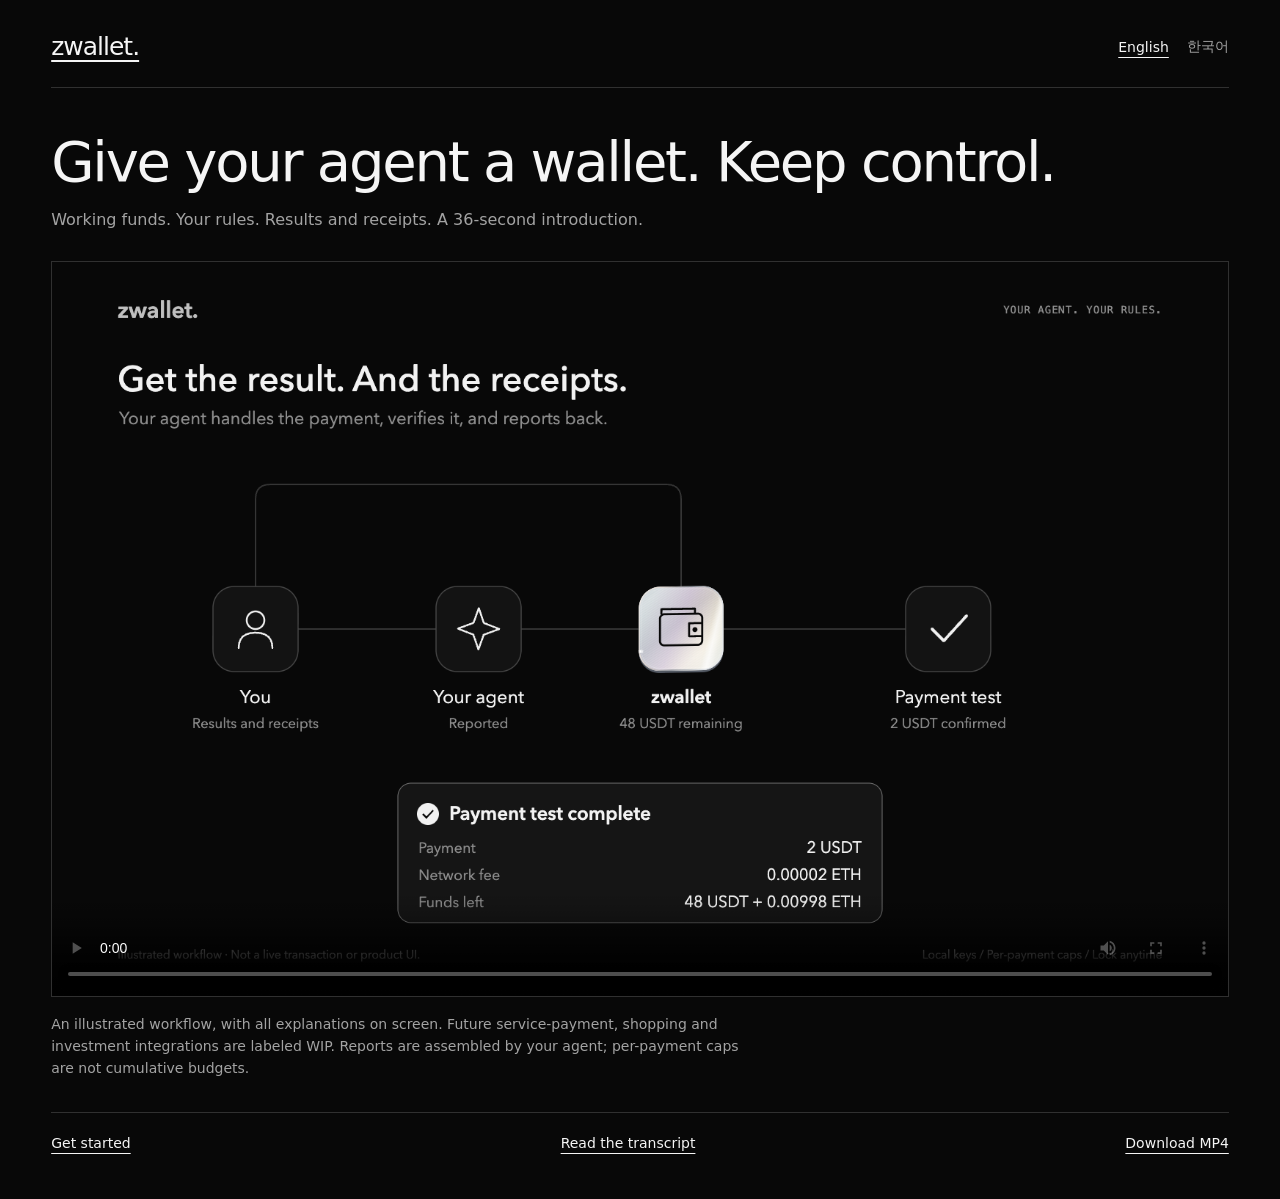
<file: docs/film.html>
<!doctype html>
<html lang="en">
  <head>
    <meta charset="utf-8" />
    <meta name="viewport" content="width=device-width, initial-scale=1" />
    <meta name="color-scheme" content="dark" />
    <meta
      name="description"
      content="Give your agent a wallet. Keep control. A 36-second introduction to zwallet."
    />
    <title>zwallet — Give your agent a wallet</title>
    <style>
      :root {
        color-scheme: dark;
        background: #080808;
        color: #f5f5f5;
        font-family:
          "Avenir Next", "Apple SD Gothic Neo", system-ui, sans-serif;
      }
      * {
        box-sizing: border-box;
      }
      body {
        margin: 0 auto;
        max-width: 1440px;
        padding: 32px clamp(20px, 4vw, 64px) 48px;
      }
      header,
      nav,
      footer {
        display: flex;
        align-items: center;
        gap: 24px;
      }
      header {
        justify-content: space-between;
        padding-bottom: 26px;
        border-bottom: 1px solid #303030;
      }
      .wordmark {
        font-size: 25px;
        font-weight: 500;
        letter-spacing: -0.04em;
      }
      a {
        color: inherit;
        text-underline-offset: 5px;
      }
      nav {
        gap: 18px;
        font-size: 14px;
      }
      nav a {
        color: #a3a3a3;
        text-decoration: none;
      }
      nav a[aria-current="page"] {
        color: #f5f5f5;
        text-decoration: underline;
      }
      h1 {
        margin: 42px 0 12px;
        font-size: clamp(30px, 4.5vw, 56px);
        font-weight: 500;
        line-height: 1.16;
        letter-spacing: -0.04em;
      }
      .intro {
        margin: 0 0 28px;
        color: #a3a3a3;
        line-height: 1.6;
      }
      video {
        display: block;
        width: 100%;
        aspect-ratio: 16 / 10;
        background: #080808;
        border: 1px solid #303030;
      }
      .caption {
        margin: 16px 0 32px;
        max-width: 78ch;
        font-size: 14px;
        line-height: 1.6;
        color: #a3a3a3;
      }
      footer {
        flex-wrap: wrap;
        justify-content: space-between;
        border-top: 1px solid #303030;
        padding-top: 22px;
        font-size: 14px;
      }
      :focus-visible {
        outline: 2px solid #f5f5f5;
        outline-offset: 6px;
      }
      @media (max-width: 560px) {
        body {
          padding-top: 22px;
        }
        header {
          gap: 12px;
        }
        h1 {
          margin-top: 30px;
        }
        footer {
          gap: 18px;
        }
      }
    </style>
  </head>
  <body>
    <header>
      <a class="wordmark" href="./" aria-label="zwallet home">zwallet.</a>
      <nav aria-label="Video language">
        <a
          href="?lang=en&v=foil-20261102"
          lang="en"
          data-language="en"
          aria-current="page"
          >English</a
        >
        <a href="?lang=ko&v=foil-20261102" lang="ko" data-language="ko"
          >한국어</a
        >
      </nav>
    </header>
    <main>
      <h1 id="headline">Give your agent a wallet. Keep control.</h1>
      <p class="intro" id="intro">
        Working funds. Your rules. Results and receipts. A 36-second
        introduction.
      </p>
      <video
        id="film"
        controls
        playsinline
        preload="metadata"
        poster="assets/agent-story-poster.png?v=foil-20261102"
        aria-label="zwallet illustrated introduction in English"
        aria-describedby="caption"
      >
        <source src="assets/agent-story.mp4?v=foil-20261102" type="video/mp4" />
        <a href="assets/agent-story.mp4?v=foil-20261102">Download the film</a>
      </video>
      <p class="caption" id="caption">
        An illustrated workflow, with all explanations on screen. Future
        service-payment, shopping and investment integrations are labeled WIP.
        Reports are assembled by your agent; per-payment caps are not cumulative
        budgets.
      </p>
    </main>
    <footer>
      <a id="start" href="https://github.com/2lab-ai/zwallet#quick-start"
        >Get started</a
      >
      <a
        id="transcript"
        href="https://github.com/2lab-ai/zwallet/blob/main/examples/agent-story/README.md#story-and-transcript"
        >Read the transcript</a
      >
      <a id="download" href="assets/agent-story.mp4?v=foil-20261102" download
        >Download MP4</a
      >
    </footer>
    <script>
      const korean = new URLSearchParams(location.search).get("lang") === "ko";
      if (korean) {
        document.documentElement.lang = "ko";
        document.title = "zwallet — 내 에이전트를 위한 지갑";
        document.getElementById("headline").textContent =
          "내 에이전트에게 지갑을 주세요.";
        document.getElementById("intro").textContent =
          "작업비를 맡기고, 규칙을 정하고, 결과와 내역을 받으세요. 36초로 보는 zwallet.";
        document.getElementById("caption").textContent =
          "작동 원리를 보여주는 설명 영상입니다. 모든 설명은 화면에 표시됩니다. 서비스 결제·구매·투자 연동은 WIP입니다. 보고는 에이전트가 만들며, 거래별 한도는 누적 예산이 아닙니다.";
        document.getElementById("start").textContent = "시작하기";
        document.getElementById("transcript").textContent = "영상 설명 읽기";
        const download = document.getElementById("download");
        download.textContent = "MP4 다운로드";
        download.href = "assets/agent-story-ko.mp4?v=foil-20261102";
        const film = document.getElementById("film");
        film.poster = "assets/agent-story-ko-poster.png?v=foil-20261102";
        film.setAttribute("aria-label", "zwallet 한국어 설명 영상");
        film.querySelector("source").src =
          "assets/agent-story-ko.mp4?v=foil-20261102";
        film.querySelector("a").href =
          "assets/agent-story-ko.mp4?v=foil-20261102";
        film.load();
        document
          .querySelector('[data-language="en"]')
          .removeAttribute("aria-current");
        document
          .querySelector('[data-language="ko"]')
          .setAttribute("aria-current", "page");
      }
    </script>
  </body>
</html>
</file>
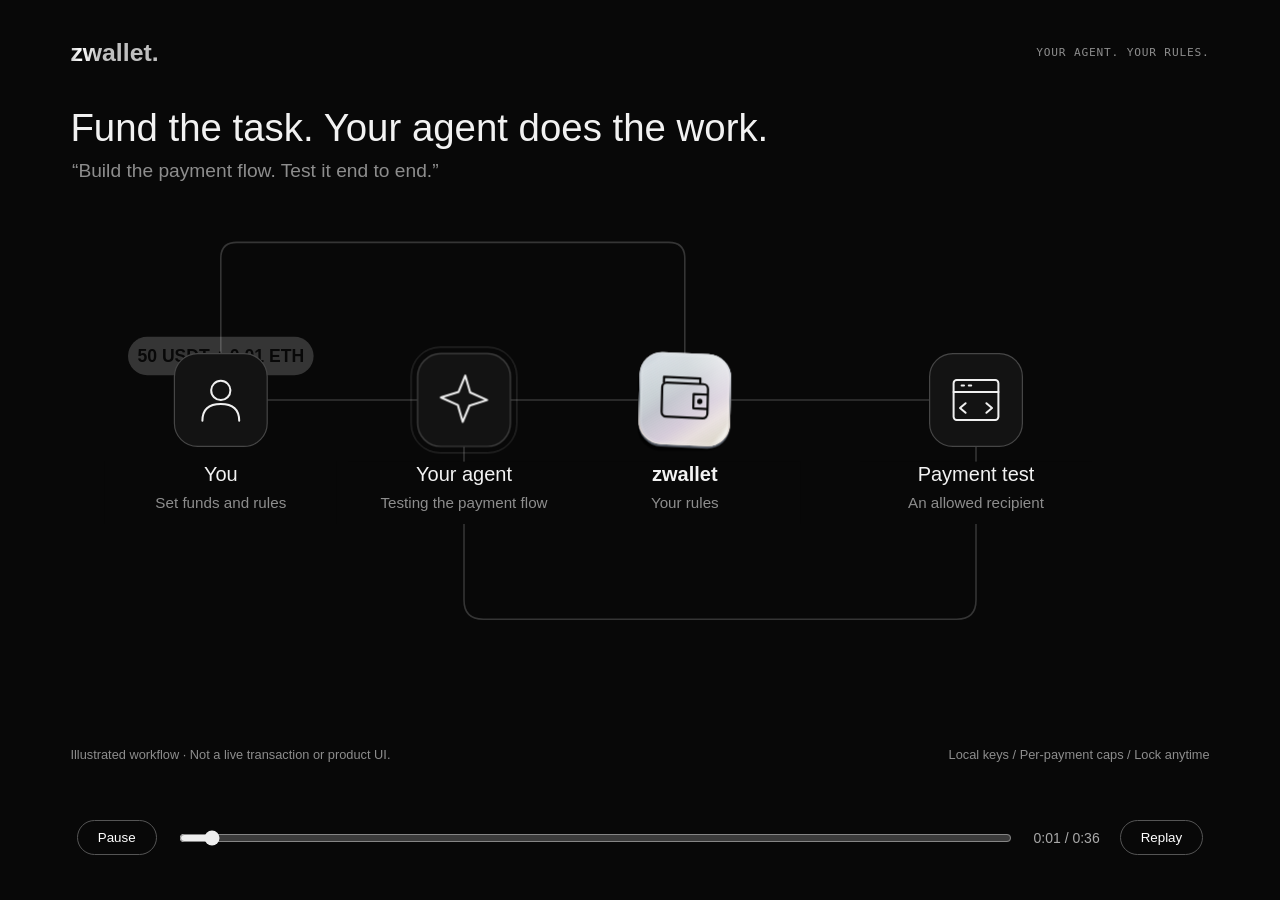
<file: examples/agent-story/motion.html>
<!doctype html>
<html lang="en"><meta charset="utf-8"><title>zwallet animation</title>
<p><a href="../../docs/animation.html">Open the zwallet animation</a></p>
<script>location.replace('../../docs/animation.html' + location.search + location.hash);</script>
</html>
</file>
<file: docs/assets/site.css>
:root {
  color-scheme: dark;
  --bg: #080808;
  --ink: #ededed;
  --muted: #aaa;
  --line: #292929;
  font-family: "Avenir Next", "Apple SD Gothic Neo", system-ui, sans-serif;
  background: var(--bg);
  color: var(--ink);
  font-synthesis: none;
}
* {
  box-sizing: border-box;
}
html {
  scroll-behavior: smooth;
  scroll-padding-top: 100px;
}
body {
  margin: 0;
}
a {
  color: inherit;
  text-decoration: none;
}
button,
input {
  font: inherit;
}
button,
a {
  -webkit-tap-highlight-color: transparent;
}
button {
  cursor: pointer;
}
a:focus-visible,
button:focus-visible,
input:focus-visible,
summary:focus-visible {
  outline: 2px solid #fff;
  outline-offset: 6px;
}
p {
  line-height: 1.7;
  color: var(--muted);
  margin: 0;
}
h1,
h2,
h3 {
  font-weight: 500;
  margin: 0;
  letter-spacing: -0.045em;
}
h2 {
  font-size: clamp(32px, 4.4vw, 56px);
  line-height: 1.12;
}
h3 {
  font-size: 23px;
  line-height: 1.3;
}
html[lang="ko"] h1,
html[lang="ko"] h2,
html[lang="ko"] h3,
html[lang="ko"] p {
  word-break: keep-all;
}
svg {
  display: block;
}
.wrap {
  width: min(1180px, calc(100% - 80px));
  margin: auto;
}
.skip {
  position: fixed;
  left: 20px;
  top: -100px;
  padding: 14px;
  background: white;
  color: black;
  z-index: 9;
}
.skip:focus {
  top: 14px;
}
.topbar {
  height: 84px;
  border-bottom: 1px solid var(--line);
  display: flex;
  align-items: center;
  justify-content: space-between;
  gap: 24px;
}
.wordmark {
  font-size: 28px;
  font-weight: 600;
  letter-spacing: -0.07em;
}
.topbar nav {
  display: flex;
  align-items: center;
  gap: 28px;
  font-size: 13px;
  color: #bbb;
}
.topbar nav a:hover,
.textlink:hover {
  color: white;
}
.lang {
  background: none;
  border: 1px solid #444;
  border-radius: 6px;
  padding: 6px 10px;
  color: #ddd;
  font-size: 12px;
}
.github-link {
  display: flex;
  align-items: center;
  gap: 8px;
}
.github-link svg {
  width: 18px;
  height: 18px;
  fill: currentColor;
}
.eyebrow {
  font-size: 11px;
  letter-spacing: 0.15em;
  text-transform: uppercase;
  color: #999;
  display: flex;
  align-items: center;
  gap: 9px;
}
.dot {
  height: 5px;
  width: 5px;
  border-radius: 50%;
  background: #ddd;
  box-shadow: 0 0 12px #ffffff40;
}
.hero {
  display: grid;
  grid-template-columns: 1.13fr 1fr;
  align-items: center;
  gap: 32px;
  min-height: 600px;
  padding: 88px 0 66px;
}
.hero h1 {
  font-size: clamp(48px, 5.4vw, 76px);
  line-height: 1.045;
  margin: 25px 0;
  letter-spacing: -0.065em;
}
.hero h1 span {
  display: block;
  color: #929292;
}
.hero .intro {
  max-width: 475px;
  font-size: 17px;
}
.actions {
  display: flex;
  gap: 24px;
  align-items: center;
  margin: 32px 0 22px;
  flex-wrap: wrap;
}
.button {
  display: inline-flex;
  align-items: center;
  justify-content: center;
  gap: 22px;
  background: #ededed;
  color: #101010;
  padding: 14px 21px;
  border-radius: 7px;
  font-size: 14px;
  font-weight: 600;
  border: 1px solid #ededed;
  transition:
    background 0.2s,
    transform 0.2s;
}
.button:hover {
  background: white;
  transform: translateY(-2px);
}
.textlink {
  font-size: 14px;
  color: #bbb;
  display: inline-flex;
  align-items: center;
  gap: 10px;
}
.micro {
  font-size: 12px;
  color: #888;
}
.hero-art {
  position: relative;
  overflow: hidden;
  height: 440px;
  display: grid;
  place-items: center;
  isolation: isolate;
  perspective: 1000px;
}
.hero-art:before {
  content: "";
  position: absolute;
  inset: 20px -20px;
  background: radial-gradient(ellipse, #ffffff08, transparent 65%);
  z-index: -1;
}
.orbit {
  position: absolute;
  width: 365px;
  height: 365px;
  border: 1px solid #282828;
  border-radius: 50%;
  transform: rotateX(54deg) rotate(-28deg);
}
.orbit.second {
  width: 460px;
  height: 460px;
  border-style: dashed;
  opacity: 0.5;
}
.orbit:after {
  content: "";
  position: absolute;
  top: 25px;
  left: 70px;
  width: 5px;
  height: 5px;
  border-radius: 50%;
  background: #ddd;
  box-shadow: 0 0 15px #fff;
}
.metal-card {
  width: 270px;
  height: 174px;
  border-radius: 16px;
  padding: 24px;
  position: relative;
  overflow: hidden;
  background: linear-gradient(
    125deg,
    #93989e,
    #e0e1e0 25%,
    #aaaeb5 47%,
    #f5f3ed 72%,
    #858c96
  );
  box-shadow:
    inset 0 0 0 1px #ffffffa0,
    inset 0 0 0 4px #8b92971a,
    0 24px 55px #0009;
  color: #23262a;
  transform: rotate(-12deg);
  animation: tilt 9s ease-in-out infinite;
  will-change: transform;
}
.metal-card:before {
  content: "";
  position: absolute;
  inset: -70%;
  background: linear-gradient(
    110deg,
    transparent 34%,
    #bdd9ea55 42%,
    #d7bbdd55 47%,
    #fff9 51%,
    #ffecc244 55%,
    transparent 64%
  );
  animation: foil 9s ease-in-out infinite;
  mix-blend-mode: soft-light;
}
.metal-card:after {
  content: "";
  position: absolute;
  inset: 0;
  opacity: 0.4;
  background: repeating-linear-gradient(
    135deg,
    #fff3 0px,
    #fff3 0.5px,
    transparent 0.5px,
    transparent 3px
  );
  pointer-events: none;
}
.metal-card > * {
  position: relative;
  z-index: 1;
}
.card-top {
  display: flex;
  justify-content: space-between;
  align-items: center;
}
.card-brand {
  font-size: 25px;
  letter-spacing: -0.07em;
  font-weight: 600;
}
.card-icon {
  width: 31px;
  height: 31px;
  stroke: currentColor;
  fill: none;
  stroke-width: 1.4;
}
.card-bottom {
  position: absolute;
  bottom: 23px;
  left: 24px;
  right: 24px;
  display: flex;
  justify-content: space-between;
  align-items: end;
  font-size: 8px;
  letter-spacing: 0.16em;
}
.card-bottom b {
  font-size: 11px;
  font-weight: 500;
  letter-spacing: 0.1em;
}
.art-caption {
  position: absolute;
  bottom: 5px;
  font-size: 10px;
  letter-spacing: 0.12em;
  text-transform: uppercase;
  color: #777;
}
.orbit-label {
  position: absolute;
  display: flex;
  align-items: center;
  gap: 9px;
  font-size: 11px;
  color: #c4c4c4;
  background: #080808;
  padding: 7px 10px;
}
.orbit-label svg {
  width: 15px;
  height: 15px;
  stroke: currentColor;
  fill: none;
  stroke-width: 1.5;
}
.label-you {
  left: 5px;
  top: 92px;
}
.label-agent {
  right: 3px;
  bottom: 84px;
}
.art-pause {
  position: absolute;
  right: 0;
  top: 6px;
  color: #888;
  border: 0;
  background: none;
  font-size: 11px;
  padding: 8px;
}
.paused .metal-card,
.paused .metal-card:before {
  animation-play-state: paused;
}
.principles {
  display: flex;
  justify-content: space-between;
  gap: 20px;
  padding: 26px 0 32px;
  border-top: 1px solid var(--line);
  font-size: 12px;
  color: #999;
}
.principles span {
  display: flex;
  align-items: center;
  gap: 10px;
}
.principles b {
  font-weight: 400;
  color: #ddd;
}
.section {
  padding: 112px 0;
  border-top: 1px solid var(--line);
}
.section-intro {
  display: grid;
  grid-template-columns: 1.2fr 1fr;
  gap: 80px;
  align-items: end;
  margin-bottom: 42px;
}
.section-intro .eyebrow {
  margin-bottom: 19px;
}
.section-intro p {
  max-width: 435px;
  font-size: 15px;
}
.story {
  container-type: inline-size;
  background: #080808;
  border: 1px solid #343434;
  border-radius: 14px;
  overflow: hidden;
}
.story-top {
  display: flex;
  align-items: center;
  justify-content: space-between;
  padding: 18px 24px;
  border-bottom: 1px solid #242424;
  font-size: 11px;
  color: #999;
}
.story-top span {
  display: flex;
  align-items: center;
  gap: 9px;
}
.story-top a:hover {
  color: white;
}
.story iframe {
  display: block;
  width: 100%;
  aspect-ratio: 8/5;
  border: 0;
}
.story-controls {
  display: flex;
  gap: 18px;
  align-items: center;
  padding: 18px 24px;
  border-top: 1px solid #242424;
  font-size: 12px;
  color: #aaa;
}
.story-controls button {
  background: none;
  border: 0;
  color: #ddd;
  padding: 5px 0;
  min-width: 50px;
  text-align: left;
}
.story-controls input {
  flex: 1;
  min-width: 30px;
  accent-color: #eee;
  cursor: pointer;
}
.time {
  white-space: nowrap;
  font-variant-numeric: tabular-nums;
}
.chapters {
  display: grid;
  grid-template-columns: repeat(5, 1fr);
  border-top: 1px solid #242424;
}
.chapters button {
  font-size: 12px;
  padding: 18px 14px;
  color: #909090;
  text-align: left;
  background: none;
  border: 0;
  border-right: 1px solid #242424;
  position: relative;
}
.chapters button:last-child {
  border-right: 0;
}
.chapters button span {
  font-size: 10px;
  color: #686868;
  display: block;
  margin-bottom: 7px;
}
.chapters button[aria-pressed="true"] {
  color: #eee;
  background: #151515;
}
.chapters button[aria-pressed="true"]:before {
  content: "";
  position: absolute;
  top: -1px;
  left: 0;
  right: 0;
  height: 1px;
  background: #eee;
}
.scene-description {
  display: flex;
  justify-content: space-between;
  gap: 32px;
  margin-top: 22px;
  align-items: start;
}
.scene-description p {
  font-size: 13px;
  max-width: 750px;
  min-height: 45px;
}
.scene-description a {
  white-space: nowrap;
  font-size: 12px;
  color: #ccc;
}
.story-note {
  margin-top: 14px;
  font-size: 12px;
  color: #8b8b8b;
}
.origin {
  display: grid;
  grid-template-columns: 1fr 1.4fr;
  gap: 90px;
}
.origin blockquote {
  margin: 0;
  font-size: clamp(23px, 3vw, 35px);
  line-height: 1.4;
  letter-spacing: -0.03em;
}
.origin p {
  margin-top: 25px;
  font-size: 15px;
}
.origin .eyebrow {
  margin-bottom: 24px;
}
.small-label {
  display: inline-flex;
  align-items: center;
  gap: 8px;
  border: 1px solid #444;
  border-radius: 4px;
  padding: 4px 7px;
  font-size: 10px;
  letter-spacing: 0.08em;
  line-height: 1;
}
.feature-rows {
  border-top: 1px solid #444;
}
.feature-row {
  display: grid;
  grid-template-columns: 60px 1fr 1.4fr;
  gap: 36px;
  padding: 30px 0;
  border-bottom: 1px solid var(--line);
  align-items: start;
}
.feature-row .index {
  font-size: 12px;
  color: #777;
  padding-top: 6px;
}
.feature-row p {
  font-size: 14px;
}
.feature-row h3 {
  font-size: 21px;
}
.networks {
  display: flex;
  flex-wrap: wrap;
  gap: 12px 24px;
  margin-top: 27px;
  color: #9c9c9c;
  font-size: 12px;
}
.limit-note {
  padding: 24px 0 0;
  font-size: 13px;
  max-width: 850px;
}
.limit-note a,
.fineprint a,
.faq a {
  color: #ddd;
  text-decoration: underline;
  text-underline-offset: 4px;
}
.control-layout {
  display: grid;
  grid-template-columns: 1fr 1fr;
  gap: 80px;
}
.control-illustration {
  border: 1px solid #363636;
  border-radius: 12px;
  padding: 34px;
  background: radial-gradient(ellipse at top, #ffffff04, transparent 70%);
  display: flex;
  flex-direction: column;
  justify-content: center;
  min-height: 370px;
}
.policy-line {
  display: flex;
  justify-content: space-between;
  gap: 20px;
  padding: 18px 0;
  border-bottom: 1px solid #303030;
  font-size: 13px;
}
.policy-line span {
  color: #999;
}
.policy-line b {
  font-weight: 500;
}
.policy-result {
  margin-top: 26px;
  display: flex;
  align-items: center;
  gap: 13px;
  font-size: 14px;
}
.policy-result svg {
  width: 27px;
  height: 27px;
  stroke: #ddd;
  fill: none;
  stroke-width: 1.4;
}
.control-copy .eyebrow {
  margin-bottom: 20px;
}
.control-copy h2 {
  margin-bottom: 22px;
}
.control-list {
  list-style: none;
  margin: 26px 0 0;
  padding: 0;
}
.control-list li {
  padding: 15px 0;
  border-top: 1px solid var(--line);
  font-size: 14px;
  color: #aaa;
}
.control-list strong {
  font-weight: 500;
  color: #ddd;
  display: block;
  margin-bottom: 4px;
}
.fineprint {
  font-size: 12px;
  margin-top: 24px;
}
.future-list {
  display: grid;
  grid-template-columns: repeat(3, 1fr);
  gap: 40px;
}
.future-item {
  border-top: 1px solid #555;
  padding-top: 22px;
}
.future-item .small-label {
  margin-bottom: 27px;
  color: #bbb;
  border-style: dashed;
}
.future-item h3 {
  margin-bottom: 13px;
}
.future-item p {
  font-size: 14px;
}
.future-index {
  font-size: 11px;
  color: #777;
  float: right;
  margin-top: 5px;
}
.future-bottom {
  margin-top: 30px;
  display: flex;
  justify-content: space-between;
  gap: 24px;
  font-size: 12px;
}
.future-bottom p {
  max-width: 680px;
}
.install {
  display: grid;
  grid-template-columns: 1fr 1.15fr;
  gap: 90px;
}
.install .eyebrow {
  margin-bottom: 20px;
}
.install p {
  margin-top: 18px;
  font-size: 14px;
}
.command {
  display: flex;
  gap: 15px;
  align-items: center;
  justify-content: space-between;
  border: 1px solid #444;
  border-radius: 8px;
  padding: 20px;
  background: #101010;
  margin-top: 28px;
}
.command code {
  font:
    12px/1.5 Menlo,
    Consolas,
    monospace;
  color: #ddd;
  overflow-wrap: anywhere;
}
.command button {
  color: #bbb;
  background: none;
  border: 0;
  font-size: 11px;
  padding: 8px;
  min-width: 55px;
}
.setup {
  margin: 24px 0;
  padding-left: 21px;
}
.setup li {
  padding: 9px 0 9px 10px;
  font-size: 14px;
  color: #aaa;
}
.setup li strong {
  color: #ddd;
  font-weight: 500;
}
.install-links {
  display: flex;
  gap: 24px;
  flex-wrap: wrap;
  margin-top: 26px;
}
.faq {
  display: grid;
  grid-template-columns: 1fr 1.5fr;
  gap: 100px;
}
.faq h2 {
  font-size: 36px;
}
.faq details {
  border-bottom: 1px solid #333;
  padding: 20px 0;
}
.faq details:first-child {
  padding-top: 0;
}
.faq summary {
  cursor: pointer;
  list-style: none;
  font-size: 16px;
  position: relative;
  padding-right: 30px;
}
.faq summary:after {
  content: "+";
  position: absolute;
  right: 0;
  color: #888;
}
.faq details[open] summary:after {
  content: "−";
}
.faq details p {
  font-size: 14px;
  padding-top: 16px;
}
.closing {
  border-top: 1px solid var(--line);
  padding: 85px 0;
  display: flex;
  align-items: center;
  justify-content: space-between;
  gap: 30px;
}
.closing h2 {
  font-size: clamp(30px, 4vw, 48px);
}
.footer {
  padding: 28px 0;
  border-top: 1px solid var(--line);
  display: flex;
  align-items: center;
  justify-content: space-between;
  color: #888;
  font-size: 12px;
  gap: 24px;
}
.footer .wordmark {
  font-size: 22px;
  color: #ccc;
}
.footer nav {
  display: flex;
  gap: 24px;
}
.sr-only {
  position: absolute;
  width: 1px;
  height: 1px;
  padding: 0;
  overflow: hidden;
  clip: rect(0, 0, 0, 0);
  white-space: nowrap;
  border: 0;
}
@keyframes tilt {
  0%,
  100% {
    transform: rotateX(9deg) rotateY(0deg) rotateZ(-12deg) translateY(0);
  }
  25% {
    transform: rotateX(0deg) rotateY(13deg) rotateZ(-10deg) translateY(-4px);
  }
  50% {
    transform: rotateX(-9deg) rotateY(0deg) rotateZ(-12deg) translateY(0);
  }
  75% {
    transform: rotateX(0deg) rotateY(-13deg) rotateZ(-14deg) translateY(4px);
  }
}
@keyframes foil {
  0%,
  100% {
    transform: translate(-12%, 0) rotate(-12deg);
  }
  50% {
    transform: translate(12%, 0) rotate(12deg);
  }
}
@container (max-width: 640px) {
  .story iframe {
    aspect-ratio: 8/15;
  }
}
@media (max-width: 900px) {
  html[lang="ko"] .hero h1 {
    font-size: clamp(34px, 5.2vw, 48px);
  }
  .wrap {
    width: calc(100% - 48px);
  }
  .hero {
    gap: 0;
    padding: 65px 0 40px;
    min-height: 540px;
  }
  .hero h1 {
    font-size: 55px;
  }
  .hero-art {
    transform: scale(0.85);
    margin-right: -25px;
  }
  .section {
    padding: 80px 0;
  }
  .section-intro {
    gap: 30px;
  }
  .origin {
    gap: 40px;
  }
  .control-layout {
    gap: 40px;
  }
  .install {
    gap: 40px;
  }
  .faq {
    gap: 40px;
  }
  .feature-row {
    gap: 24px;
    grid-template-columns: 30px 1fr 1.4fr;
  }
  .future-list {
    gap: 25px;
  }
}
@media (max-width: 640px) {
  html[lang="ko"] .hero h1 {
    font-size: clamp(34px, 10.4vw, 60px);
    word-break: keep-all;
  }
  html[lang="ko"] h2,
  html[lang="ko"] h3,
  html[lang="ko"] p {
    word-break: keep-all;
  }
  html {
    scroll-padding-top: 25px;
  }
  .wrap {
    width: calc(100% - 40px);
  }
  .topbar {
    height: 70px;
    gap: 15px;
  }
  .topbar nav {
    gap: 15px;
  }
  .topbar .nav-section {
    display: none;
  }
  .wordmark {
    font-size: 25px;
  }
  .github-link span {
    display: none;
  }
  .hero {
    display: flex;
    flex-direction: column;
    align-items: stretch;
    padding: 58px 0 26px;
  }
  .hero h1 {
    font-size: clamp(42px, 11.5vw, 64px);
    margin: 24px 0;
  }
  .hero .intro {
    font-size: 15px;
    max-width: 450px;
  }
  .hero-art {
    height: 350px;
    transform: none;
    margin: 0;
    overflow: hidden;
  }
  .metal-card {
    width: 240px;
    height: 155px;
    padding: 20px;
  }
  .card-bottom {
    left: 20px;
    right: 20px;
    bottom: 20px;
  }
  .orbit {
    width: 300px;
    height: 300px;
  }
  .orbit.second {
    width: 380px;
    height: 380px;
  }
  .label-you {
    top: 70px;
    left: 0;
  }
  .label-agent {
    right: 0;
    bottom: 62px;
  }
  .art-caption {
    bottom: 10px;
  }
  .art-pause {
    top: 18px;
  }
  .principles {
    display: grid;
    grid-template-columns: 1fr 1fr;
    gap: 20px;
    font-size: 11px;
    padding: 25px 0;
  }
  .section {
    padding: 65px 0;
  }
  .section-intro {
    grid-template-columns: 1fr;
    gap: 20px;
    margin-bottom: 28px;
  }
  .section-intro p {
    font-size: 14px;
  }
  .story iframe {
    aspect-ratio: 8/15;
  }
  .story-top {
    padding: 15px;
    font-size: 10px;
  }
  .story-controls {
    padding: 15px;
    gap: 12px;
  }
  .story-controls .time {
    font-size: 10px;
  }
  .chapters {
    grid-template-columns: repeat(5, 1fr);
  }
  .chapters button {
    font-size: 10px;
    padding: 14px 6px;
    line-height: 1.4;
  }
  .scene-description {
    flex-direction: column;
    gap: 10px;
  }
  .scene-description p {
    min-height: 72px;
  }
  .origin,
  .control-layout,
  .install,
  .faq {
    grid-template-columns: 1fr;
    gap: 32px;
  }
  .origin .eyebrow {
    margin-bottom: 16px;
  }
  .feature-row {
    grid-template-columns: 24px 1fr;
    gap: 10px 14px;
    padding: 24px 0;
  }
  .feature-row p {
    grid-column: 2;
  }
  .feature-row h3 {
    font-size: 20px;
  }
  .networks {
    gap: 12px 18px;
    font-size: 11px;
  }
  .control-illustration {
    min-height: 320px;
    padding: 26px;
    order: 2;
  }
  .control-copy {
    order: 1;
  }
  .future-list {
    grid-template-columns: 1fr;
    gap: 32px;
  }
  .future-item {
    padding-top: 20px;
  }
  .future-item .small-label {
    margin-bottom: 18px;
  }
  .future-bottom {
    flex-direction: column;
    gap: 18px;
  }
  .command {
    padding: 16px;
    gap: 8px;
  }
  .command code {
    font-size: 11px;
  }
  .closing {
    padding: 62px 0;
    align-items: start;
    flex-direction: column;
  }
  .footer {
    align-items: start;
    flex-wrap: wrap;
    gap: 24px;
  }
  .footer nav {
    gap: 18px;
  }
  .footer .copyright {
    width: 100%;
    order: 3;
  }
  .section-intro h2 {
    max-width: 430px;
  }
}
@media (prefers-reduced-motion: reduce) {
  html {
    scroll-behavior: auto;
  }
  *,
  *:before,
  *:after {
    animation: none !important;
    transition: none !important;
  }
  .metal-card {
    transform: rotate(-12deg);
  }
}
</file>
